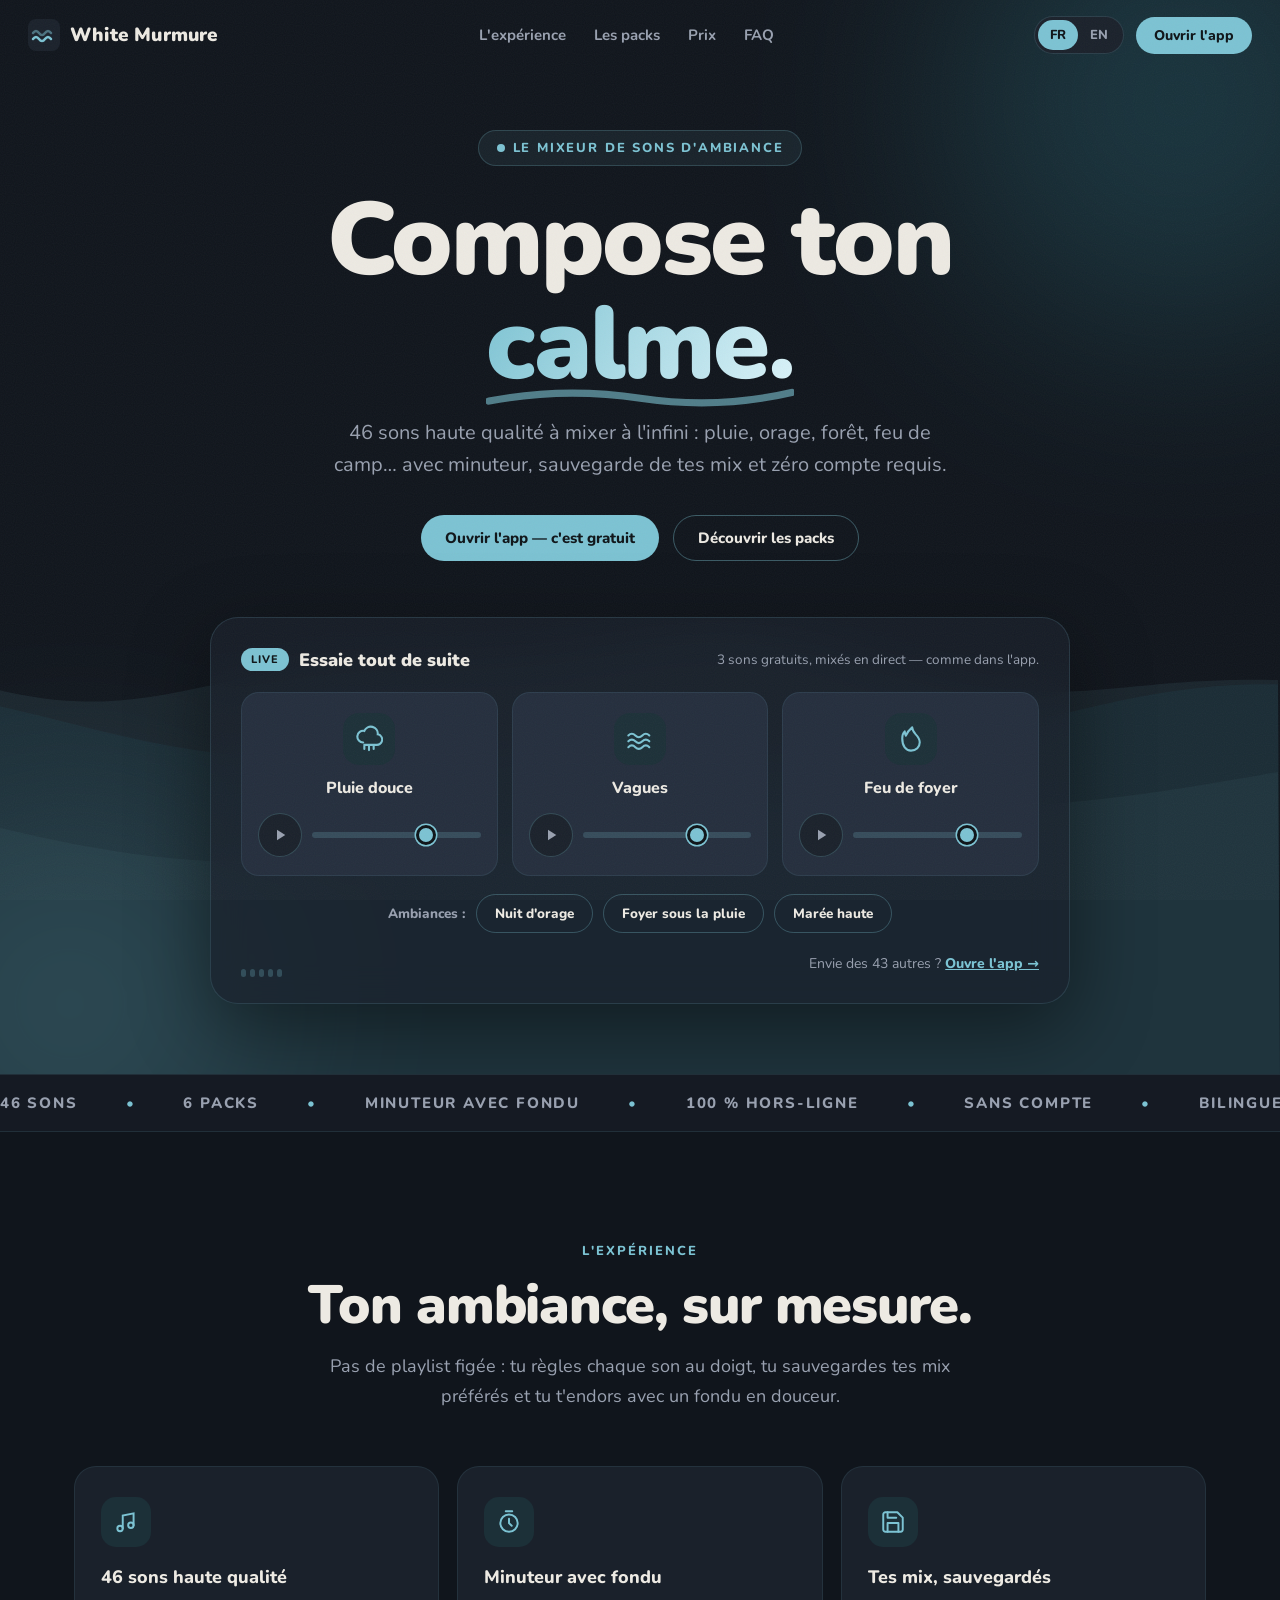
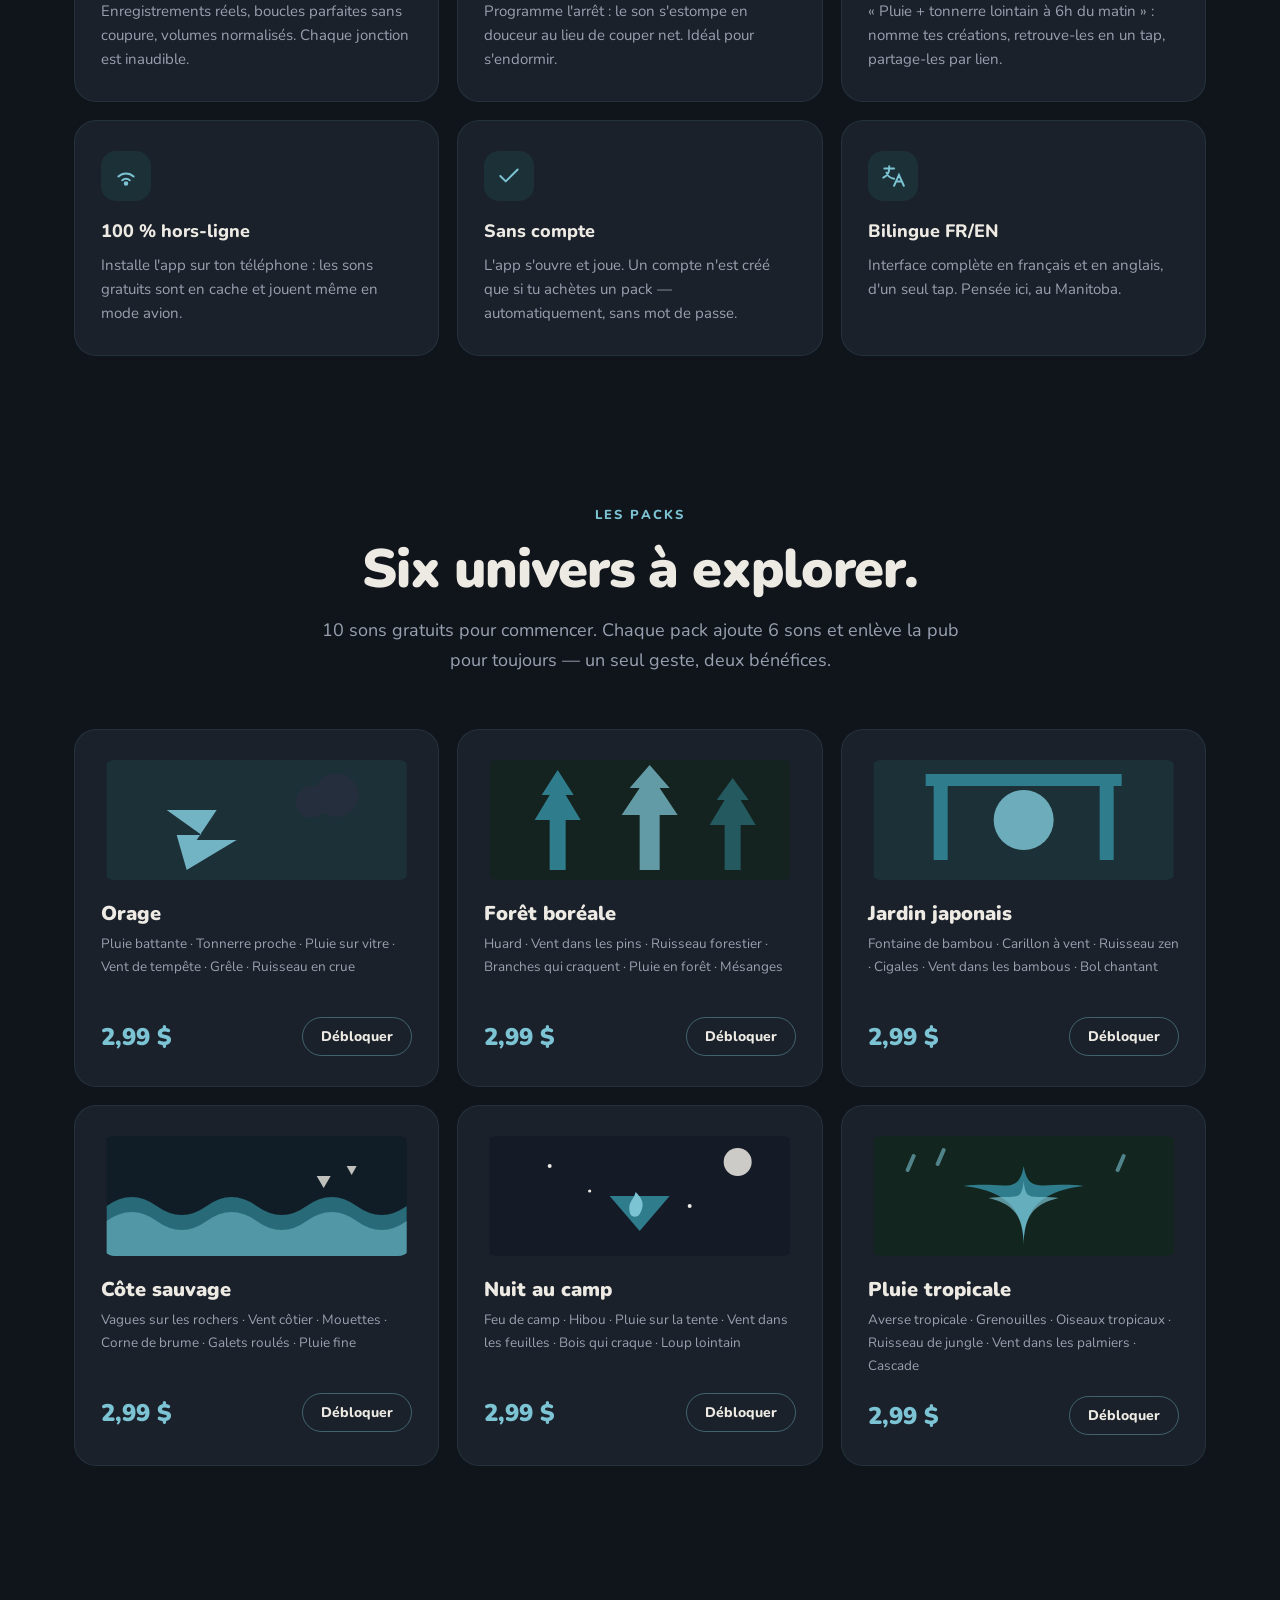
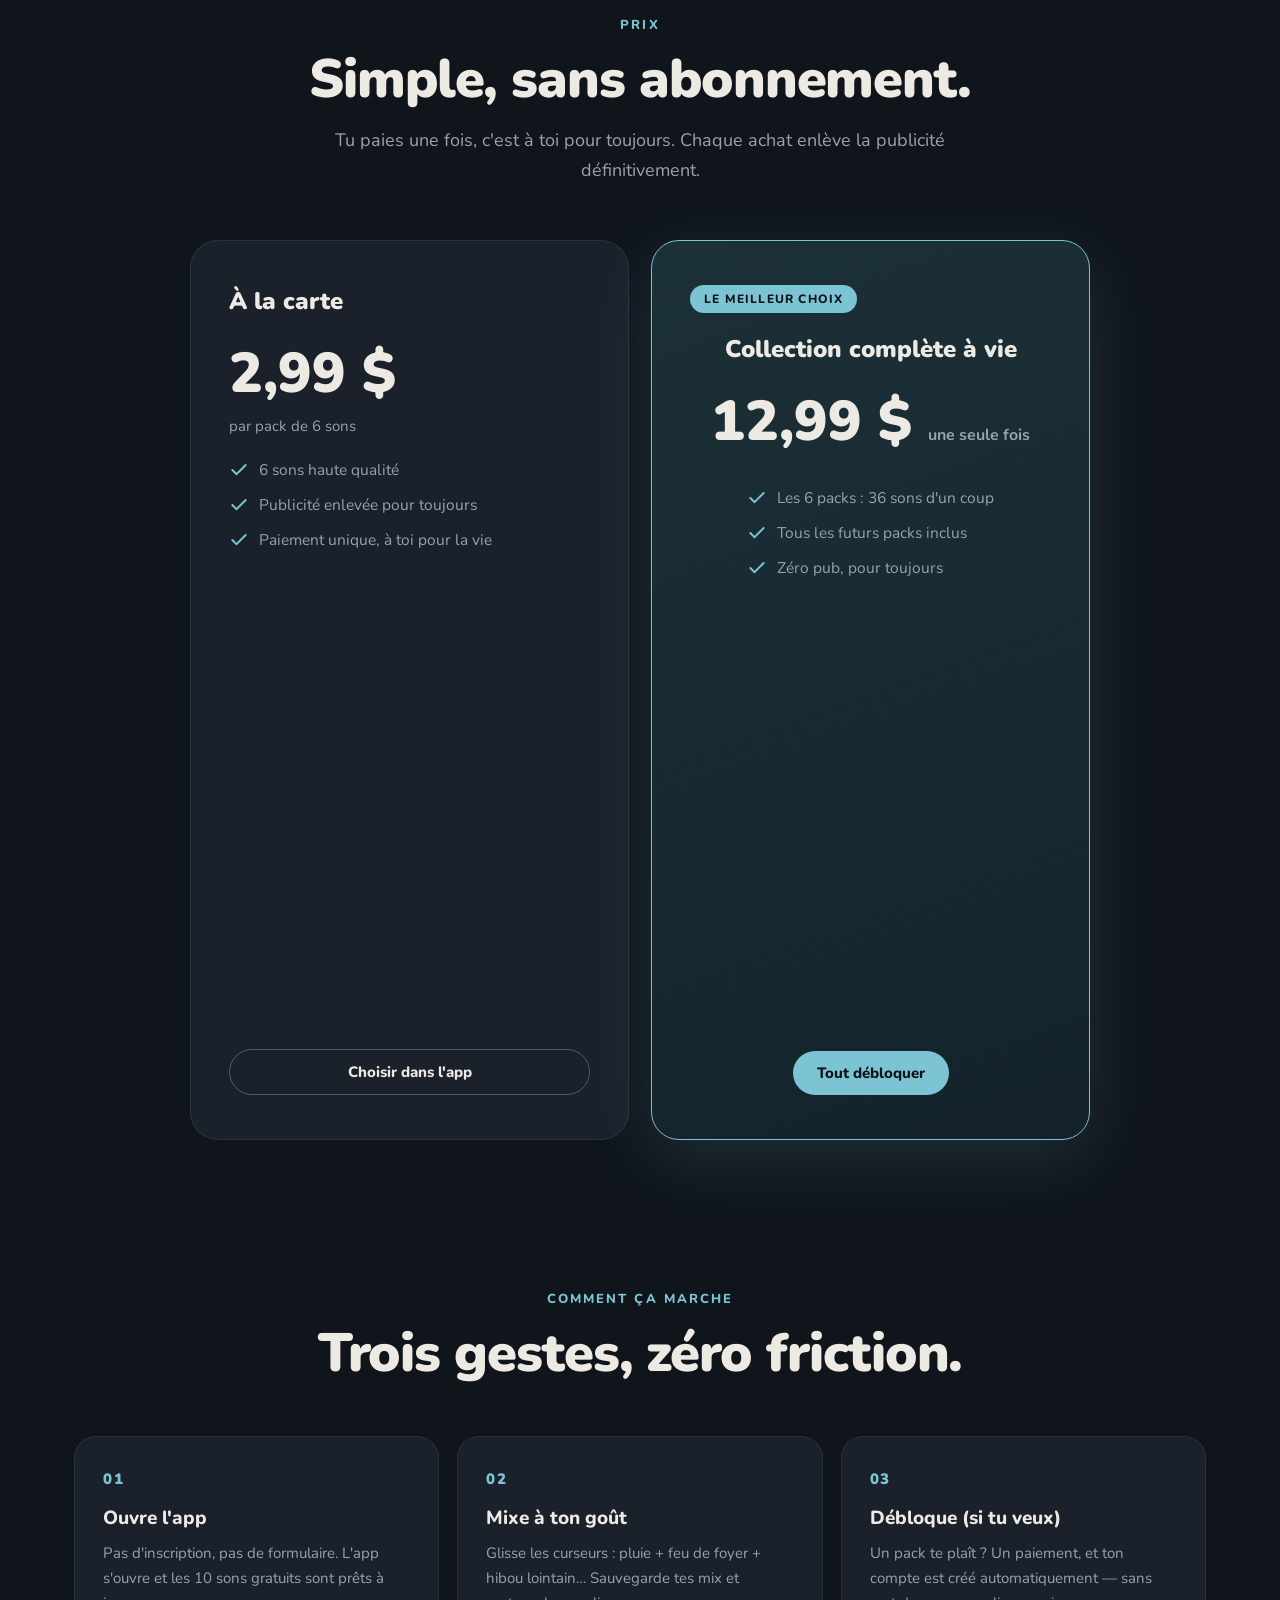
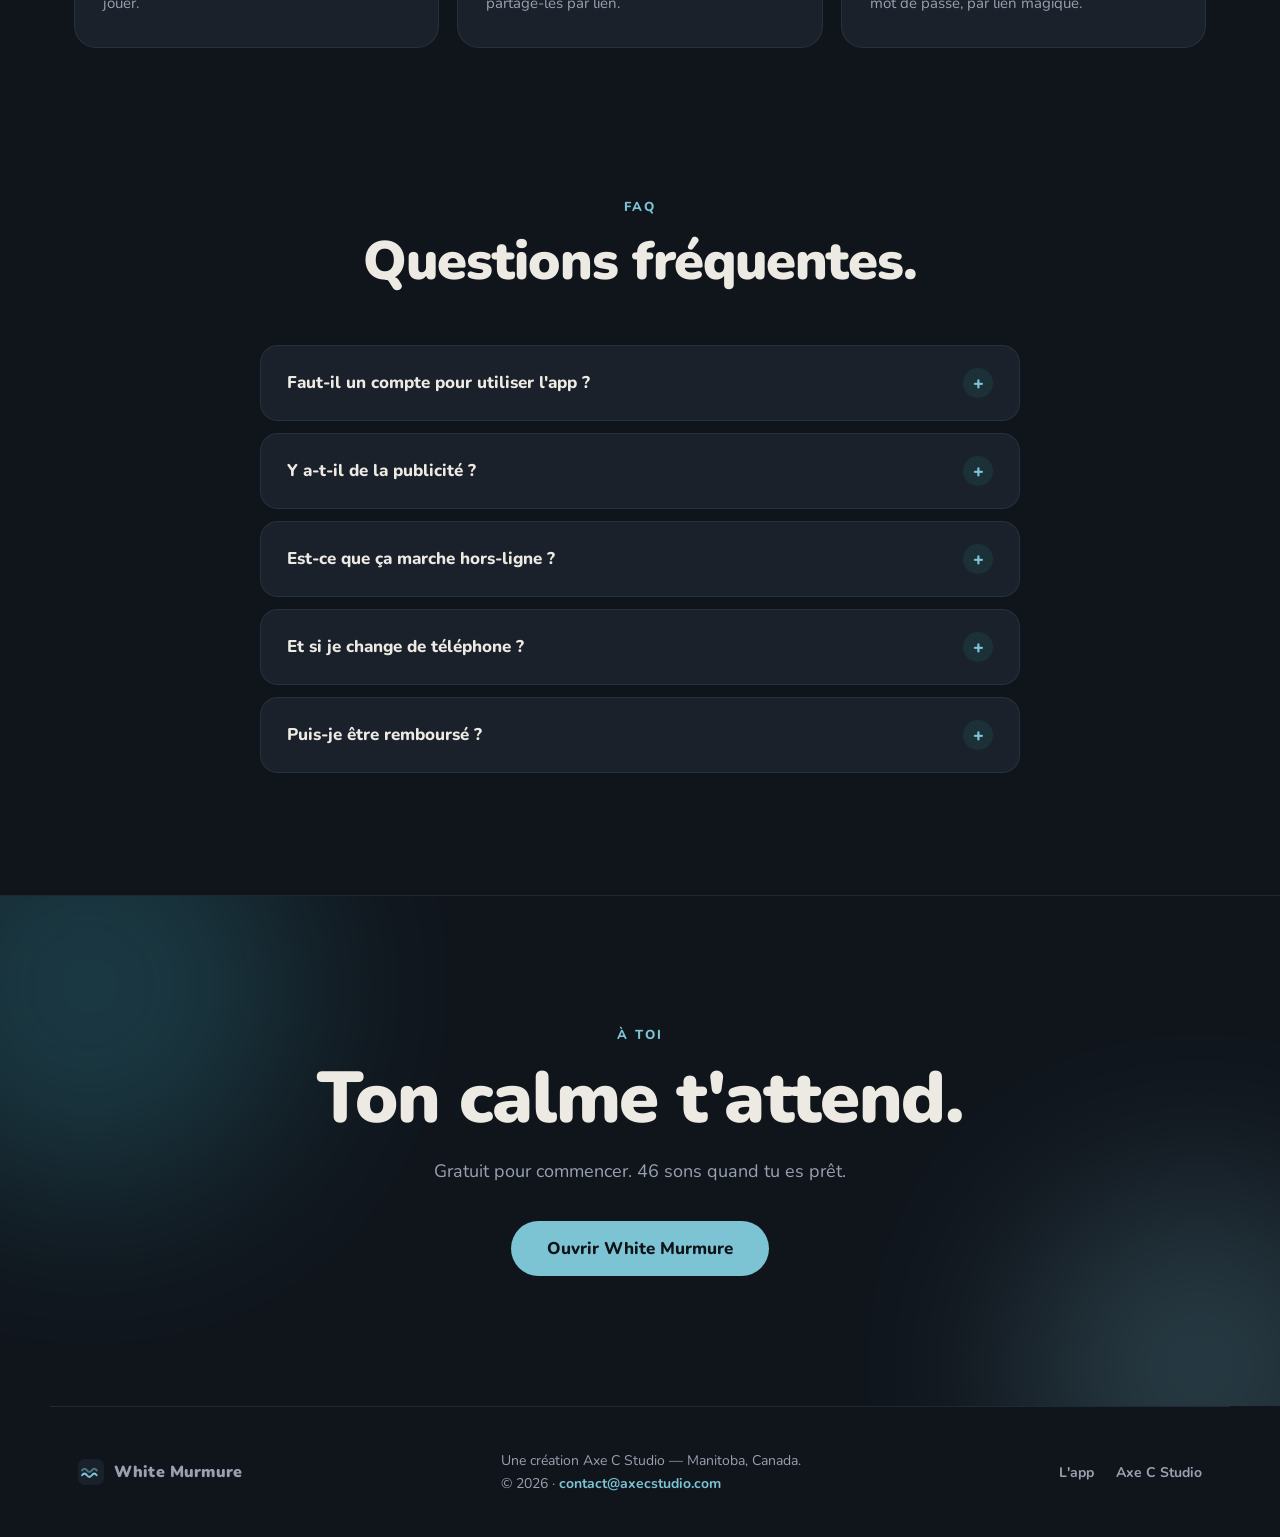
<file: whitemurmure/index.html>
<!DOCTYPE html>
<html lang="fr">
<head>
<meta charset="UTF-8">
<meta name="viewport" content="width=device-width, initial-scale=1.0">
<title>White Murmure — Compose ton calme</title>
<meta name="description" content="White Murmure : le mixeur de sons d'ambiance. 46 sons haute qualité, minuteur avec fondu, 100 % hors-ligne. Essaie la démo, compose ton calme.">
<link rel="icon" href="data:image/svg+xml,%3Csvg xmlns='http://www.w3.org/2000/svg' viewBox='0 0 64 64'%3E%3Crect width='64' height='64' rx='16' fill='%2310151c'/%3E%3Cpath d='M10 40q6-8 12 0t12 0 12 0' stroke='%237cc3d3' stroke-width='5' fill='none' stroke-linecap='round'/%3E%3Cpath d='M10 28q6-8 12 0t12 0 12 0' stroke='%237cc3d3' stroke-width='5' fill='none' stroke-linecap='round' opacity='.5'/%3E%3C/svg%3E">
<link rel="preconnect" href="https://fonts.googleapis.com">
<link rel="preconnect" href="https://fonts.gstatic.com" crossorigin>
<link href="https://fonts.googleapis.com/css2?family=Nunito:ital,wght@0,400;0,600;0,700;0,800;0,900;1,400&display=swap" rel="stylesheet">
<style>
:root{
  --bg:#10151c; --surface:#1a212b; --surface2:#242e3d;
  --text:#edeae3; --muted:#99a1b0;
  --accent:#7cc3d3; --accent-deep:#2f7d8c; --accent-soft:#1c3038;
  --radius:22px;
}
*{box-sizing:border-box;margin:0;padding:0}
html{scroll-behavior:smooth}
body{
  background:var(--bg); color:var(--text);
  font-family:"Nunito",system-ui,-apple-system,"Segoe UI",Roboto,sans-serif;
  -webkit-font-smoothing:antialiased; overflow-x:hidden;
  -webkit-tap-highlight-color:transparent;
}
::selection{background:var(--accent);color:#0e1418}
a{color:inherit}
/* grain */
body::after{
  content:""; position:fixed; inset:0; pointer-events:none; z-index:60; opacity:.05;
  background-image:url("data:image/svg+xml,%3Csvg xmlns='http://www.w3.org/2000/svg' width='140' height='140'%3E%3Cfilter id='n'%3E%3CfeTurbulence type='fractalNoise' baseFrequency='0.9'/%3E%3C/filter%3E%3Crect width='140' height='140' filter='url(%23n)' opacity='1'/%3E%3C/svg%3E");
}
/* ---------- nav ---------- */
nav{
  position:fixed; top:0; left:0; right:0; z-index:50;
  display:flex; align-items:center; justify-content:space-between;
  padding:16px 28px; transition:background .3s,border-color .3s;
  border-bottom:1px solid transparent;
}
nav.scrolled{background:rgba(16,21,28,.82); backdrop-filter:blur(14px); border-color:rgba(124,195,211,.12)}
.brand{display:flex;align-items:center;gap:10px;text-decoration:none;font-weight:900;font-size:19px;letter-spacing:.01em}
.brand svg{width:32px;height:32px}
.nav-links{display:flex;gap:28px;align-items:center}
.nav-links a{text-decoration:none;color:var(--muted);font-weight:700;font-size:15px;transition:color .2s}
.nav-links a:hover{color:var(--text)}
.nav-right{display:flex;gap:12px;align-items:center}
.lang-toggle{
  display:flex;background:var(--surface);border:1px solid rgba(124,195,211,.18);
  border-radius:999px;padding:3px;cursor:pointer;
}
.lang-toggle button{
  border:0;background:transparent;color:var(--muted);font:inherit;font-weight:800;font-size:13px;
  padding:6px 12px;border-radius:999px;cursor:pointer;transition:all .2s;
}
.lang-toggle button.on{background:var(--accent);color:#0e1418}
.btn{
  display:inline-flex;align-items:center;gap:8px;text-decoration:none;font-weight:800;
  background:var(--accent);color:#0e1418;border:0;border-radius:999px;
  padding:12px 24px;font-size:15px;cursor:pointer;transition:transform .15s,box-shadow .2s;font-family:inherit;
}
.btn:hover{transform:translateY(-2px);box-shadow:0 8px 28px rgba(124,195,211,.35)}
.btn.ghost{background:transparent;color:var(--text);border:1.5px solid rgba(124,195,211,.4)}
.btn.ghost:hover{box-shadow:none;border-color:var(--accent)}
.btn.small{padding:9px 18px;font-size:14px}
/* ---------- hero ---------- */
.hero{
  position:relative;min-height:100svh;display:flex;flex-direction:column;
  justify-content:center;align-items:center;text-align:center;
  padding:130px 24px 70px;overflow:hidden;
}
#waves{position:absolute;inset:0;width:100%;height:100%;opacity:.55;pointer-events:none}
.hero-inner{position:relative;z-index:2;max-width:900px}
.eyebrow{
  display:inline-flex;align-items:center;gap:8px;font-weight:800;font-size:13px;letter-spacing:.14em;
  text-transform:uppercase;color:var(--accent);margin-bottom:22px;
  background:rgba(124,195,211,.08);border:1px solid rgba(124,195,211,.22);
  padding:8px 18px;border-radius:999px;
}
.eyebrow .dot{width:8px;height:8px;border-radius:50%;background:var(--accent);animation:pulse 2.2s infinite}
@keyframes pulse{0%,100%{opacity:1;transform:scale(1)}50%{opacity:.4;transform:scale(.8)}}
h1{
  font-size:clamp(46px,8vw,104px);font-weight:900;line-height:1.02;letter-spacing:-.02em;margin-bottom:20px;
}
h1 .hl{color:var(--accent);position:relative;display:inline-block}
h1 .hl svg{position:absolute;left:0;right:0;bottom:-.12em;width:100%;height:.28em}
.hero-sub{color:var(--muted);font-size:clamp(16px,2.4vw,20px);max-width:620px;margin:0 auto 34px;line-height:1.6}
.hero-ctas{display:flex;gap:14px;justify-content:center;flex-wrap:wrap;margin-bottom:56px}
/* ---------- démo mixeur ---------- */
.demo{
  position:relative;z-index:2;width:100%;max-width:860px;
  background:rgba(26,33,43,.72);backdrop-filter:blur(18px);
  border:1px solid rgba(124,195,211,.16);border-radius:28px;
  padding:30px 30px 26px;box-shadow:0 24px 80px rgba(0,0,0,.45);
}
.demo-head{display:flex;align-items:center;justify-content:space-between;margin-bottom:20px;flex-wrap:wrap;gap:12px}
.demo-title{font-weight:900;font-size:18px;display:flex;align-items:center;gap:10px}
.demo-title .live{font-size:11px;font-weight:800;letter-spacing:.1em;color:#0e1418;background:var(--accent);padding:4px 10px;border-radius:999px}
.demo-hint{color:var(--muted);font-size:13.5px}
.demo-grid{display:grid;grid-template-columns:repeat(3,1fr);gap:14px}
.scard{
  background:var(--surface2);border:1px solid rgba(124,195,211,.1);border-radius:18px;
  padding:20px 16px 18px;text-align:center;transition:transform .2s,border-color .2s,box-shadow .2s;
}
.scard:hover{transform:translateY(-3px)}
.scard.playing{border-color:var(--accent);box-shadow:0 0 0 1px var(--accent),0 10px 30px rgba(124,195,211,.15)}
.scard .icon{
  width:52px;height:52px;margin:0 auto 12px;border-radius:16px;display:flex;align-items:center;justify-content:center;
  background:var(--accent-soft);color:var(--accent);transition:all .25s;
}
.scard.playing .icon{background:var(--accent);color:#0e1418}
.scard .icon svg{width:28px;height:28px}
.scard h3{font-size:16px;font-weight:800;margin-bottom:14px}
.scard .row{display:flex;align-items:center;gap:10px}
.playbtn{
  flex:0 0 auto;width:44px;height:44px;border-radius:50%;border:0;cursor:pointer;
  background:var(--accent);color:#0e1418;display:flex;align-items:center;justify-content:center;
  transition:transform .15s;font-family:inherit;
}
.playbtn:hover{transform:scale(1.08)}
.playbtn svg{width:18px;height:18px}
.playbtn.off{background:var(--surface);color:var(--muted);border:1px solid rgba(124,195,211,.25)}
input[type=range]{flex:1;appearance:none;-webkit-appearance:none;height:6px;border-radius:99px;background:rgba(124,195,211,.2);outline:none;cursor:pointer}
input[type=range]::-webkit-slider-thumb{
  -webkit-appearance:none;width:20px;height:20px;border-radius:50%;background:var(--accent);
  border:3px solid #0e1418;box-shadow:0 0 0 1.5px var(--accent);cursor:grab;
}
input[type=range]::-moz-range-thumb{width:16px;height:16px;border-radius:50%;background:var(--accent);border:3px solid #0e1418;cursor:grab}
.demo-foot{margin-top:18px;display:flex;align-items:center;justify-content:space-between;flex-wrap:wrap;gap:10px}
.eq{display:flex;align-items:flex-end;gap:4px;height:26px}
.eq span{width:5px;border-radius:3px;background:var(--accent);opacity:.25;height:30%;transition:height .3s}
.demo.playing .eq span{opacity:1;animation:eq 1.1s ease-in-out infinite}
.demo.playing .eq span:nth-child(2){animation-delay:.15s}.demo.playing .eq span:nth-child(3){animation-delay:.3s}
.demo.playing .eq span:nth-child(4){animation-delay:.45s}.demo.playing .eq span:nth-child(5){animation-delay:.6s}
@keyframes eq{0%,100%{height:25%}50%{height:100%}}
.demo-cta{color:var(--muted);font-size:14px}
.demo-cta a{color:var(--accent);font-weight:800}
/* ---------- marquee ---------- */
.marquee{overflow:hidden;border-top:1px solid rgba(124,195,211,.12);border-bottom:1px solid rgba(124,195,211,.12);padding:18px 0;background:rgba(26,33,43,.5)}
.marquee-track{display:flex;gap:48px;width:max-content;animation:scroll 26s linear infinite;font-weight:800;font-size:15px;letter-spacing:.12em;text-transform:uppercase;color:var(--muted);white-space:nowrap}
.marquee-track b{color:var(--accent);font-weight:800}
@keyframes scroll{to{transform:translateX(-50%)}}
/* ---------- sections ---------- */
section{padding:110px 24px;max-width:1180px;margin:0 auto}
.kicker{color:var(--accent);font-weight:800;font-size:13px;letter-spacing:.16em;text-transform:uppercase;margin-bottom:16px}
h2{font-size:clamp(32px,5vw,54px);font-weight:900;letter-spacing:-.02em;line-height:1.08;margin-bottom:18px}
.lead{color:var(--muted);font-size:18px;line-height:1.65;max-width:640px}
.center{text-align:center}.center .lead{margin:0 auto}
/* features */
.feat-grid{display:grid;grid-template-columns:repeat(3,1fr);gap:18px;margin-top:54px}
.feat{
  background:var(--surface);border:1px solid rgba(124,195,211,.1);border-radius:var(--radius);
  padding:30px 26px;transition:transform .2s,border-color .2s;
}
.feat:hover{transform:translateY(-4px);border-color:rgba(124,195,211,.35)}
.feat .icon{width:50px;height:50px;border-radius:15px;background:var(--accent-soft);color:var(--accent);display:flex;align-items:center;justify-content:center;margin-bottom:18px}
.feat .icon svg{width:26px;height:26px}
.feat h3{font-size:18px;font-weight:800;margin-bottom:10px}
.feat p{color:var(--muted);font-size:15px;line-height:1.6}
/* packs */
.pack-grid{display:grid;grid-template-columns:repeat(3,1fr);gap:18px;margin-top:54px}
.pack{
  position:relative;background:var(--surface);border:1px solid rgba(124,195,211,.1);border-radius:var(--radius);
  padding:30px 26px;transition:transform .2s,border-color .2s;overflow:hidden;
}
.pack:hover{transform:translateY(-4px);border-color:rgba(124,195,211,.4)}
.pack .art{height:120px;border-radius:14px;margin-bottom:20px;position:relative;overflow:hidden}
.pack .art svg{position:absolute;inset:0;width:100%;height:100%}
.pack h3{font-size:20px;font-weight:900;margin-bottom:6px}
.pack .sounds{color:var(--muted);font-size:13.5px;line-height:1.7;margin-bottom:18px;min-height:66px}
.pack .buy{display:flex;align-items:center;justify-content:space-between}
.pack .price{font-size:24px;font-weight:900;color:var(--accent)}
.pack .tag{position:absolute;top:16px;right:16px;font-size:11px;font-weight:800;letter-spacing:.08em;background:var(--accent-soft);color:var(--accent);padding:5px 12px;border-radius:999px;border:1px solid rgba(124,195,211,.3)}
/* prix */
.pricing{display:grid;grid-template-columns:1fr 1fr;gap:22px;margin-top:54px;align-items:stretch;max-width:900px;margin-left:auto;margin-right:auto}
.price-card{
  background:var(--surface);border:1px solid rgba(124,195,211,.12);border-radius:28px;padding:44px 38px;
  display:flex;flex-direction:column;position:relative;
}
.price-card.hero{background:linear-gradient(160deg,#1c3038,#14232b);border:1.5px solid var(--accent);box-shadow:0 20px 70px rgba(124,195,211,.14)}
.price-card .badge{align-self:flex-start;font-size:12px;font-weight:800;letter-spacing:.1em;text-transform:uppercase;background:var(--accent);color:#0e1418;padding:6px 14px;border-radius:999px;margin-bottom:20px}
.price-card h3{font-size:24px;font-weight:900;margin-bottom:8px}
.price-card .amount{font-size:56px;font-weight:900;margin:10px 0 4px}
.price-card .amount small{font-size:16px;color:var(--muted);font-weight:700}
.price-card ul{list-style:none;margin:22px 0 30px;display:flex;flex-direction:column;gap:12px}
.price-card li{display:flex;gap:10px;align-items:flex-start;color:var(--muted);font-size:15.5px;line-height:1.5}
.price-card li svg{flex:0 0 auto;width:20px;height:20px;color:var(--accent);margin-top:2px}
.price-card .btn{margin-top:auto;justify-content:center}
/* steps */
.steps{display:grid;grid-template-columns:repeat(3,1fr);gap:18px;margin-top:54px;counter-reset:step}
.step{background:var(--surface);border:1px solid rgba(124,195,211,.1);border-radius:var(--radius);padding:32px 28px;position:relative}
.step::before{
  counter-increment:step;content:counter(step,decimal-leading-zero);
  font-size:15px;font-weight:900;color:var(--accent);letter-spacing:.1em;
  display:block;margin-bottom:16px;
}
.step h3{font-size:19px;font-weight:800;margin-bottom:10px}
.step p{color:var(--muted);font-size:15px;line-height:1.65}
/* faq */
.faq{max-width:760px;margin:54px auto 0}
.faq-item{background:var(--surface);border:1px solid rgba(124,195,211,.1);border-radius:18px;margin-bottom:12px;overflow:hidden}
.faq-q{
  width:100%;background:none;border:0;color:var(--text);font:inherit;font-weight:800;font-size:17px;
  padding:22px 26px;display:flex;justify-content:space-between;align-items:center;gap:16px;
  cursor:pointer;text-align:left;
}
.faq-q .plus{flex:0 0 auto;width:30px;height:30px;border-radius:50%;background:var(--accent-soft);color:var(--accent);display:flex;align-items:center;justify-content:center;transition:transform .25s;font-size:18px;font-weight:900}
.faq-item.open .faq-q .plus{transform:rotate(45deg);background:var(--accent);color:#0e1418}
.faq-a{max-height:0;overflow:hidden;transition:max-height .35s ease}
.faq-a p{padding:0 26px 24px;color:var(--muted);font-size:15.5px;line-height:1.7}
/* final cta */
.final{
  text-align:center;padding:130px 24px;position:relative;overflow:hidden;
  border-top:1px solid rgba(124,195,211,.12);
}
.final h2{font-size:clamp(38px,6vw,72px);margin-bottom:20px}
.final .orb{position:absolute;border-radius:50%;filter:blur(90px);opacity:.35;pointer-events:none}
footer{border-top:1px solid rgba(124,195,211,.12);padding:44px 28px;display:flex;justify-content:space-between;align-items:center;flex-wrap:wrap;gap:18px;max-width:1180px;margin:0 auto;color:var(--muted);font-size:14px}
footer .flinks{display:flex;gap:22px}
footer a{text-decoration:none;font-weight:700}
footer a:hover{color:var(--text)}
/* reveal */
.rv{opacity:0;transform:translateY(28px);transition:opacity .7s ease,transform .7s ease}
.rv.in{opacity:1;transform:none}
/* presets d'ambiances */
.presets{display:flex;align-items:center;gap:10px;flex-wrap:wrap;margin-top:18px;justify-content:center}
.presets .lbl{color:var(--muted);font-size:13.5px;font-weight:800}
.preset{
  border:1.5px solid rgba(124,195,211,.3);background:transparent;color:var(--text);
  font:inherit;font-weight:800;font-size:13.5px;padding:9px 18px;border-radius:999px;cursor:pointer;
  transition:all .2s;
}
.preset:hover{border-color:var(--accent);background:rgba(124,195,211,.1);transform:translateY(-1px)}
.preset.on{background:var(--accent);color:#0e1418;border-color:var(--accent)}
/* orbes du hero */
.hero .orb{position:absolute;border-radius:50%;filter:blur(110px);opacity:.3;pointer-events:none;z-index:1}
/* titre avec dégradé animé */
h1 .hl{background:linear-gradient(120deg,#7cc3d3,#dcf4fa,#7cc3d3);background-size:220% auto;-webkit-background-clip:text;background-clip:text;color:transparent;animation:sheen 7s linear infinite}
@keyframes sheen{to{background-position:220% center}}
/* zoom doux sur les visuels des packs */
.pack .art svg{transition:transform .45s ease}
.pack:hover .art svg{transform:scale(1.07)}
.btn:active{transform:scale(.97)}

/* responsive */
@media(max-width:900px){
  .feat-grid,.pack-grid,.steps{grid-template-columns:1fr 1fr}
  .pricing{grid-template-columns:1fr}
  .nav-links{display:none}
}
@media(max-width:600px){
  .feat-grid,.pack-grid,.steps,.demo-grid{grid-template-columns:1fr}
  nav{padding:14px 18px}
  section{padding:80px 20px}
  .demo{padding:22px 18px}
}
@media(prefers-reduced-motion:reduce){
  *,*::before,*::after{animation-duration:.001s!important;transition-duration:.001s!important}
  .rv{opacity:1;transform:none}
}
</style>
</head>
<body>
<nav id="nav">
  <a class="brand" href="#top" aria-label="White Murmure">
    <svg viewBox="0 0 64 64" aria-hidden="true"><rect width="64" height="64" rx="16" fill="#1a212b"/><path d="M10 40q6-8 12 0t12 0 12 0" stroke="#7cc3d3" stroke-width="5" fill="none" stroke-linecap="round"/><path d="M10 28q6-8 12 0t12 0 12 0" stroke="#7cc3d3" stroke-width="5" fill="none" stroke-linecap="round" opacity=".5"/></svg>
    <span>White&nbsp;Murmure</span>
  </a>
  <div class="nav-links">
    <a href="#experience" data-fr="L'expérience" data-en="The experience">L'expérience</a>
    <a href="#packs" data-fr="Les packs" data-en="Sound packs">Les packs</a>
    <a href="#prix" data-fr="Prix" data-en="Pricing">Prix</a>
    <a href="#faq" data-fr="FAQ" data-en="FAQ">FAQ</a>
  </div>
  <div class="nav-right">
    <div class="lang-toggle" role="group" aria-label="Langue / Language">
      <button id="btnFR" class="on" type="button">FR</button>
      <button id="btnEN" type="button">EN</button>
    </div>
    <a class="btn small" href="/whitemurmure/app/" data-fr="Ouvrir l'app" data-en="Open the app">Ouvrir l'app</a>
  </div>
</nav>

<header class="hero" id="top">
  <canvas id="waves" aria-hidden="true"></canvas>
  <div class="orb" style="width:480px;height:480px;background:#2f7d8c;top:-140px;right:-140px"></div>
  <div class="orb" style="width:380px;height:380px;background:#7cc3d3;bottom:-120px;left:-120px;opacity:.16"></div>
  <div class="hero-inner">
    <span class="eyebrow"><span class="dot"></span><span data-fr="Le mixeur de sons d'ambiance" data-en="The ambient sound mixer">Le mixeur de sons d'ambiance</span></span>
    <h1><span data-fr="Compose ton" data-en="Compose your">Compose ton</span> <span class="hl"><span data-fr="calme." data-en="calm.">calme.</span><svg viewBox="0 0 200 20" preserveAspectRatio="none" aria-hidden="true"><path d="M2 14 Q 50 4 100 12 T 198 8" stroke="#7cc3d3" stroke-width="5" fill="none" stroke-linecap="round" opacity=".6"/></svg></span></h1>
    <p class="hero-sub" data-fr="46 sons haute qualité à mixer à l'infini : pluie, orage, forêt, feu de camp… avec minuteur, sauvegarde de tes mix et zéro compte requis." data-en="46 high-quality sounds to mix endlessly: rain, thunder, forest, campfire… with a sleep timer, saved mixes, and no account required.">46 sons haute qualité à mixer à l'infini : pluie, orage, forêt, feu de camp… avec minuteur, sauvegarde de tes mix et zéro compte requis.</p>
    <div class="hero-ctas">
      <a class="btn" href="/whitemurmure/app/" data-fr="Ouvrir l'app — c'est gratuit" data-en="Open the app — it's free">Ouvrir l'app — c'est gratuit</a>
      <a class="btn ghost" href="#packs" data-fr="Découvrir les packs" data-en="Explore the packs">Découvrir les packs</a>
    </div>
  </div>

  <div class="demo" id="demo">
    <div class="demo-head">
      <div class="demo-title"><span class="live">LIVE</span><span data-fr="Essaie tout de suite" data-en="Try it right now">Essaie tout de suite</span></div>
      <div class="demo-hint" data-fr="3 sons gratuits, mixés en direct — comme dans l'app." data-en="3 free sounds, mixed live — just like in the app.">3 sons gratuits, mixés en direct — comme dans l'app.</div>
    </div>
    <div class="demo-grid">
      <div class="scard" data-sound="pluie-douce" data-file="sounds/pluie-douce.mp3">
        <div class="icon"><svg viewBox="0 0 24 24" fill="none" stroke="currentColor" stroke-width="1.8" stroke-linecap="round"><path d="M7 15a5 5 0 1 1 1-9.9A6 6 0 0 1 19.5 8 4.5 4.5 0 0 1 18 17H8"/><path d="M8 18v2.5M12 18v3.5M16 18v2.5"/></svg></div>
        <h3 data-fr="Pluie douce" data-en="Gentle rain">Pluie douce</h3>
        <div class="row">
          <button class="playbtn off" type="button" aria-label="Lecture / Pause"><svg viewBox="0 0 24 24" fill="currentColor"><path d="M8 5v14l11-7z"/></svg></button>
          <input type="range" min="0" max="100" value="70" aria-label="Volume">
        </div>
      </div>
      <div class="scard" data-sound="vagues" data-file="sounds/vagues.mp3">
        <div class="icon"><svg viewBox="0 0 24 24" fill="none" stroke="currentColor" stroke-width="1.8" stroke-linecap="round"><path d="M2 9q3-3 6 0t6 0 6 0"/><path d="M2 14q3-3 6 0t6 0 6 0"/><path d="M2 19q3-3 6 0t6 0 6 0"/></svg></div>
        <h3 data-fr="Vagues" data-en="Ocean waves">Vagues</h3>
        <div class="row">
          <button class="playbtn off" type="button" aria-label="Lecture / Pause"><svg viewBox="0 0 24 24" fill="currentColor"><path d="M8 5v14l11-7z"/></svg></button>
          <input type="range" min="0" max="100" value="70" aria-label="Volume">
        </div>
      </div>
      <div class="scard" data-sound="feu-foyer" data-file="sounds/feu-foyer.mp3">
        <div class="icon"><svg viewBox="0 0 24 24" fill="none" stroke="currentColor" stroke-width="1.8" stroke-linecap="round" stroke-linejoin="round"><path d="M12 22c4.4 0 7.5-3 7.5-7.2 0-3.1-2-5.3-3.6-7C14.3 6 13 4.5 13 2c-3 2.5-4.5 4.8-5.4 7.2-.6-1-.9-2.2-1-3.7C4.9 7 4.5 9.4 4.5 11.5 4.5 18 7.6 22 12 22z"/></svg></div>
        <h3 data-fr="Feu de foyer" data-en="Fireplace">Feu de foyer</h3>
        <div class="row">
          <button class="playbtn off" type="button" aria-label="Lecture / Pause"><svg viewBox="0 0 24 24" fill="currentColor"><path d="M8 5v14l11-7z"/></svg></button>
          <input type="range" min="0" max="100" value="70" aria-label="Volume">
        </div>
      </div>
    </div>
    <div class="presets">
      <span class="lbl" data-fr="Ambiances :" data-en="Moods:">Ambiances :</span>
      <button class="preset" type="button" data-preset="0" data-fr="Nuit d'orage" data-en="Stormy night">Nuit d'orage</button>
      <button class="preset" type="button" data-preset="1" data-fr="Foyer sous la pluie" data-en="Fireside rain">Foyer sous la pluie</button>
      <button class="preset" type="button" data-preset="2" data-fr="Marée haute" data-en="High tide">Marée haute</button>
    </div>
    <div class="demo-foot">
      <div class="eq" aria-hidden="true"><span></span><span></span><span></span><span></span><span></span></div>
      <div class="demo-cta"><span data-fr="Envie des 43 autres ?" data-en="Want the other 43?">Envie des 43 autres ?</span> <a href="/whitemurmure/app/" data-fr="Ouvre l'app →" data-en="Open the app →">Ouvre l'app →</a></div>
    </div>
  </div>
</header>

<div class="marquee" aria-hidden="true">
  <div class="marquee-track" id="marqueeTrack"></div>
</div>
<section id="experience">
  <div class="center rv">
    <div class="kicker" data-fr="L'expérience" data-en="The experience">L'expérience</div>
    <h2 data-fr="Ton ambiance, sur mesure." data-en="Your ambience, tailor-made.">Ton ambiance, sur mesure.</h2>
    <p class="lead" data-fr="Pas de playlist figée : tu règles chaque son au doigt, tu sauvegardes tes mix préférés et tu t'endors avec un fondu en douceur." data-en="No fixed playlists: fine-tune every sound, save your favorite mixes, and drift off with a gentle fade-out.">Pas de playlist figée : tu règles chaque son au doigt, tu sauvegardes tes mix préférés et tu t'endors avec un fondu en douceur.</p>
  </div>
  <div class="feat-grid">
    <div class="feat rv">
      <div class="icon"><svg viewBox="0 0 24 24" fill="none" stroke="currentColor" stroke-width="1.8" stroke-linecap="round"><path d="M9 18V6l10-2v11"/><circle cx="6.5" cy="18" r="2.5"/><circle cx="16.5" cy="15" r="2.5"/></svg></div>
      <h3 data-fr="46 sons haute qualité" data-en="46 high-quality sounds">46 sons haute qualité</h3>
      <p data-fr="Enregistrements réels, boucles parfaites sans coupure, volumes normalisés. Chaque jonction est inaudible." data-en="Real recordings, seamless loops, normalized volumes. Every loop point is inaudible.">Enregistrements réels, boucles parfaites sans coupure, volumes normalisés. Chaque jonction est inaudible.</p>
    </div>
    <div class="feat rv">
      <div class="icon"><svg viewBox="0 0 24 24" fill="none" stroke="currentColor" stroke-width="1.8" stroke-linecap="round"><circle cx="12" cy="13" r="8"/><path d="M12 9v4l2.5 2.5M9 2h6"/></svg></div>
      <h3 data-fr="Minuteur avec fondu" data-en="Sleep timer with fade">Minuteur avec fondu</h3>
      <p data-fr="Programme l'arrêt : le son s'estompe en douceur au lieu de couper net. Idéal pour s'endormir." data-en="Schedule the stop: sound fades out gently instead of cutting off. Perfect for falling asleep.">Programme l'arrêt : le son s'estompe en douceur au lieu de couper net. Idéal pour s'endormir.</p>
    </div>
    <div class="feat rv">
      <div class="icon"><svg viewBox="0 0 24 24" fill="none" stroke="currentColor" stroke-width="1.8" stroke-linecap="round" stroke-linejoin="round"><path d="M19 21H5a2 2 0 0 1-2-2V5a2 2 0 0 1 2-2h11l5 5v11a2 2 0 0 1-2 2z"/><path d="M17 21v-8H7v8M7 3v5h8"/></svg></div>
      <h3 data-fr="Tes mix, sauvegardés" data-en="Your mixes, saved">Tes mix, sauvegardés</h3>
      <p data-fr="« Pluie + tonnerre lointain à 6h du matin » : nomme tes créations, retrouve-les en un tap, partage-les par lien." data-en="“Rain + distant thunder at 6am”: name your creations, recall them in one tap, share them with a link.">« Pluie + tonnerre lointain à 6h du matin » : nomme tes créations, retrouve-les en un tap, partage-les par lien.</p>
    </div>
    <div class="feat rv">
      <div class="icon"><svg viewBox="0 0 24 24" fill="none" stroke="currentColor" stroke-width="1.8" stroke-linecap="round"><path d="M5 12.5a10 10 0 0 1 14 0M8.5 16a5 5 0 0 1 7 0"/><circle cx="12" cy="19" r="1.2" fill="currentColor"/></svg></div>
      <h3 data-fr="100 % hors-ligne" data-en="Fully offline">100 % hors-ligne</h3>
      <p data-fr="Installe l'app sur ton téléphone : les sons gratuits sont en cache et jouent même en mode avion." data-en="Install the app on your phone: free sounds are cached and play even in airplane mode.">Installe l'app sur ton téléphone : les sons gratuits sont en cache et jouent même en mode avion.</p>
    </div>
    <div class="feat rv">
      <div class="icon"><svg viewBox="0 0 24 24" fill="none" stroke="currentColor" stroke-width="1.8" stroke-linecap="round" stroke-linejoin="round"><path d="M20 6L9 17l-5-5"/></svg></div>
      <h3 data-fr="Sans compte" data-en="No account needed">Sans compte</h3>
      <p data-fr="L'app s'ouvre et joue. Un compte n'est créé que si tu achètes un pack — automatiquement, sans mot de passe." data-en="The app just opens and plays. An account is only created if you buy a pack — automatically, no password.">L'app s'ouvre et joue. Un compte n'est créé que si tu achètes un pack — automatiquement, sans mot de passe.</p>
    </div>
    <div class="feat rv">
      <div class="icon"><svg viewBox="0 0 24 24" fill="none" stroke="currentColor" stroke-width="1.8" stroke-linecap="round"><path d="M4 5h9M8.5 3v2c0 3.5-2.5 7-5.5 8.5M6 9c1 2.5 3.5 5 7 5.5"/><path d="M13 21l4.5-10L22 21M14.8 17h5.4"/></svg></div>
      <h3 data-fr="Bilingue FR/EN" data-en="Bilingual FR/EN">Bilingue FR/EN</h3>
      <p data-fr="Interface complète en français et en anglais, d'un seul tap. Pensée ici, au Manitoba." data-en="Full interface in French and English, one tap away. Made here, in Manitoba.">Interface complète en français et en anglais, d'un seul tap. Pensée ici, au Manitoba.</p>
    </div>
  </div>
</section>

<section id="packs" style="padding-top:40px">
  <div class="center rv">
    <div class="kicker" data-fr="Les packs" data-en="Sound packs">Les packs</div>
    <h2 data-fr="Six univers à explorer." data-en="Six worlds to explore.">Six univers à explorer.</h2>
    <p class="lead" data-fr="10 sons gratuits pour commencer. Chaque pack ajoute 6 sons et enlève la pub pour toujours — un seul geste, deux bénéfices." data-en="10 free sounds to start. Each pack adds 6 sounds and removes ads forever — one gesture, two benefits.">10 sons gratuits pour commencer. Chaque pack ajoute 6 sons et enlève la pub pour toujours — un seul geste, deux bénéfices.</p>
  </div>
  <div class="pack-grid" id="packGrid"></div>
</section>

<section id="prix" style="padding-top:40px">
  <div class="center rv">
    <div class="kicker" data-fr="Prix" data-en="Pricing">Prix</div>
    <h2 data-fr="Simple, sans abonnement." data-en="Simple, no subscription.">Simple, sans abonnement.</h2>
    <p class="lead" data-fr="Tu paies une fois, c'est à toi pour toujours. Chaque achat enlève la publicité définitivement." data-en="Pay once, it's yours forever. Every purchase removes ads for good.">Tu paies une fois, c'est à toi pour toujours. Chaque achat enlève la publicité définitivement.</p>
  </div>
  <div class="pricing">
    <div class="price-card rv">
      <h3 data-fr="À la carte" data-en="À la carte">À la carte</h3>
      <div class="amount">2,99&nbsp;$</div>
      <p style="color:var(--muted);font-size:15px" data-fr="par pack de 6 sons" data-en="per 6-sound pack">par pack de 6 sons</p>
      <ul>
        <li><svg viewBox="0 0 24 24" fill="none" stroke="currentColor" stroke-width="2.4" stroke-linecap="round"><path d="M20 6L9 17l-5-5"/></svg><span data-fr="6 sons haute qualité" data-en="6 high-quality sounds">6 sons haute qualité</span></li>
        <li><svg viewBox="0 0 24 24" fill="none" stroke="currentColor" stroke-width="2.4" stroke-linecap="round"><path d="M20 6L9 17l-5-5"/></svg><span data-fr="Publicité enlevée pour toujours" data-en="Ads removed forever">Publicité enlevée pour toujours</span></li>
        <li><svg viewBox="0 0 24 24" fill="none" stroke="currentColor" stroke-width="2.4" stroke-linecap="round"><path d="M20 6L9 17l-5-5"/></svg><span data-fr="Paiement unique, à toi pour la vie" data-en="One-time payment, yours for life">Paiement unique, à toi pour la vie</span></li>
      </ul>
      <a class="btn ghost" href="/whitemurmure/app/" data-fr="Choisir dans l'app" data-en="Choose in the app">Choisir dans l'app</a>
    </div>
    <div class="price-card hero rv">
      <span class="badge" data-fr="Le meilleur choix" data-en="Best value">Le meilleur choix</span>
      <h3 data-fr="Collection complète à vie" data-en="Lifetime collection">Collection complète à vie</h3>
      <div class="amount">12,99&nbsp;$ <small data-fr="une seule fois" data-en="one time">une seule fois</small></div>
      <ul>
        <li><svg viewBox="0 0 24 24" fill="none" stroke="currentColor" stroke-width="2.4" stroke-linecap="round"><path d="M20 6L9 17l-5-5"/></svg><span data-fr="Les 6 packs : 36 sons d'un coup" data-en="All 6 packs: 36 sounds at once">Les 6 packs : 36 sons d'un coup</span></li>
        <li><svg viewBox="0 0 24 24" fill="none" stroke="currentColor" stroke-width="2.4" stroke-linecap="round"><path d="M20 6L9 17l-5-5"/></svg><span data-fr="Tous les futurs packs inclus" data-en="All future packs included">Tous les futurs packs inclus</span></li>
        <li><svg viewBox="0 0 24 24" fill="none" stroke="currentColor" stroke-width="2.4" stroke-linecap="round"><path d="M20 6L9 17l-5-5"/></svg><span data-fr="Zéro pub, pour toujours" data-en="Zero ads, forever">Zéro pub, pour toujours</span></li>
      </ul>
      <a class="btn" href="/whitemurmure/app/" data-fr="Tout débloquer" data-en="Unlock everything">Tout débloquer</a>
    </div>
  </div>
</section>

<section id="comment" style="padding-top:40px">
  <div class="center rv">
    <div class="kicker" data-fr="Comment ça marche" data-en="How it works">Comment ça marche</div>
    <h2 data-fr="Trois gestes, zéro friction." data-en="Three steps, zero friction.">Trois gestes, zéro friction.</h2>
  </div>
  <div class="steps">
    <div class="step rv">
      <h3 data-fr="Ouvre l'app" data-en="Open the app">Ouvre l'app</h3>
      <p data-fr="Pas d'inscription, pas de formulaire. L'app s'ouvre et les 10 sons gratuits sont prêts à jouer." data-en="No sign-up, no forms. The app opens and the 10 free sounds are ready to play.">Pas d'inscription, pas de formulaire. L'app s'ouvre et les 10 sons gratuits sont prêts à jouer.</p>
    </div>
    <div class="step rv">
      <h3 data-fr="Mixe à ton goût" data-en="Mix to your taste">Mixe à ton goût</h3>
      <p data-fr="Glisse les curseurs : pluie + feu de foyer + hibou lointain… Sauvegarde tes mix et partage-les par lien." data-en="Slide the faders: rain + fireplace + distant owl… Save your mixes and share them with a link.">Glisse les curseurs : pluie + feu de foyer + hibou lointain… Sauvegarde tes mix et partage-les par lien.</p>
    </div>
    <div class="step rv">
      <h3 data-fr="Débloque (si tu veux)" data-en="Unlock (if you want)">Débloque (si tu veux)</h3>
      <p data-fr="Un pack te plaît ? Un paiement, et ton compte est créé automatiquement — sans mot de passe, par lien magique." data-en="Love a pack? One payment, and your account is created automatically — no password, via magic link.">Un pack te plaît ? Un paiement, et ton compte est créé automatiquement — sans mot de passe, par lien magique.</p>
    </div>
  </div>
</section>
<section id="faq" style="padding-top:40px">
  <div class="center rv">
    <div class="kicker">FAQ</div>
    <h2 data-fr="Questions fréquentes." data-en="Frequently asked.">Questions fréquentes.</h2>
  </div>
  <div class="faq">
    <div class="faq-item rv">
      <button class="faq-q" type="button"><span data-fr="Faut-il un compte pour utiliser l'app ?" data-en="Do I need an account to use the app?">Faut-il un compte pour utiliser l'app ?</span><span class="plus">+</span></button>
      <div class="faq-a"><p data-fr="Non. Les 10 sons gratuits, le minuteur et la sauvegarde de mix fonctionnent sans aucun compte. Un compte n'est créé que si tu achètes un pack ou la collection à vie — automatiquement, avec ton courriel de paiement, et tu te connectes ensuite par lien magique (aucun mot de passe)." data-en="No. The 10 free sounds, the timer and mix saving all work with no account. An account is only created if you buy a pack or the lifetime collection — automatically, with your payment email — and you sign in later with a magic link (no password).">Non. Les 10 sons gratuits, le minuteur et la sauvegarde de mix fonctionnent sans aucun compte. Un compte n'est créé que si tu achètes un pack ou la collection à vie — automatiquement, avec ton courriel de paiement, et tu te connectes ensuite par lien magique (aucun mot de passe).</p></div>
    </div>
    <div class="faq-item rv">
      <button class="faq-q" type="button"><span data-fr="Y a-t-il de la publicité ?" data-en="Are there ads?">Y a-t-il de la publicité ?</span><span class="plus">+</span></button>
      <div class="faq-a"><p data-fr="Une publicité discrète sur la version gratuite, oui — c'est ce qui la garde gratuite. Chaque achat (n'importe quel pack, ou la collection à vie) l'enlève définitivement, sur tous tes appareils." data-en="A discreet ad on the free version, yes — that's what keeps it free. Any purchase (any pack, or the lifetime collection) removes it permanently, on all your devices.">Une publicité discrète sur la version gratuite, oui — c'est ce qui la garde gratuite. Chaque achat (n'importe quel pack, ou la collection à vie) l'enlève définitivement, sur tous tes appareils.</p></div>
    </div>
    <div class="faq-item rv">
      <button class="faq-q" type="button"><span data-fr="Est-ce que ça marche hors-ligne ?" data-en="Does it work offline?">Est-ce que ça marche hors-ligne ?</span><span class="plus">+</span></button>
      <div class="faq-a"><p data-fr="Oui. Installe l'app sur ton téléphone (c'est une PWA) : les sons gratuits sont mis en cache et jouent même en mode avion. Les packs achetés se téléchargent aussi pour l'écoute hors-ligne." data-en="Yes. Install the app on your phone (it's a PWA): free sounds are cached and play even in airplane mode. Purchased packs download too for offline listening.">Oui. Installe l'app sur ton téléphone (c'est une PWA) : les sons gratuits sont mis en cache et jouent même en mode avion. Les packs achetés se téléchargent aussi pour l'écoute hors-ligne.</p></div>
    </div>
    <div class="faq-item rv">
      <button class="faq-q" type="button"><span data-fr="Et si je change de téléphone ?" data-en="What if I switch phones?">Et si je change de téléphone ?</span><span class="plus">+</span></button>
      <div class="faq-a"><p data-fr="Tes achats sont liés à ton compte, pas à ton appareil. Sur ton nouveau téléphone, entre ton courriel dans l'app, clique le lien magique reçu, et tout est là." data-en="Your purchases are tied to your account, not your device. On your new phone, enter your email in the app, click the magic link you receive, and everything is there.">Tes achats sont liés à ton compte, pas à ton appareil. Sur ton nouveau téléphone, entre ton courriel dans l'app, clique le lien magique reçu, et tout est là.</p></div>
    </div>
    <div class="faq-item rv">
      <button class="faq-q" type="button"><span data-fr="Puis-je être remboursé ?" data-en="Can I get a refund?">Puis-je être remboursé ?</span><span class="plus">+</span></button>
      <div class="faq-a"><p data-fr="Écris-nous à contact@axecstudio.com dans les 14 jours suivant l'achat : on rembourse sans poser de questions." data-en="Email us at contact@axecstudio.com within 14 days of purchase: we refund, no questions asked.">Écris-nous à contact@axecstudio.com dans les 14 jours suivant l'achat : on rembourse sans poser de questions.</p></div>
    </div>
  </div>
</section>

<div class="final">
  <div class="orb" style="width:420px;height:420px;background:#2f7d8c;top:-120px;left:-120px"></div>
  <div class="orb" style="width:360px;height:360px;background:#7cc3d3;bottom:-140px;right:-100px;opacity:.22"></div>
  <div class="rv" style="position:relative">
    <div class="kicker" data-fr="À toi" data-en="Your turn">À toi</div>
    <h2 data-fr="Ton calme t'attend." data-en="Your calm awaits.">Ton calme t'attend.</h2>
    <p class="lead" style="margin:0 auto 34px;text-align:center" data-fr="Gratuit pour commencer. 46 sons quand tu es prêt." data-en="Free to start. 46 sounds when you're ready.">Gratuit pour commencer. 46 sons quand tu es prêt.</p>
    <a class="btn" style="font-size:17px;padding:16px 36px" href="/whitemurmure/app/" data-fr="Ouvrir White Murmure" data-en="Open White Murmure">Ouvrir White Murmure</a>
  </div>
</div>

<footer>
  <div class="brand" style="font-size:16px">
    <svg viewBox="0 0 64 64" aria-hidden="true" style="width:26px;height:26px"><rect width="64" height="64" rx="16" fill="#1a212b"/><path d="M10 40q6-8 12 0t12 0 12 0" stroke="#7cc3d3" stroke-width="5" fill="none" stroke-linecap="round"/><path d="M10 28q6-8 12 0t12 0 12 0" stroke="#7cc3d3" stroke-width="5" fill="none" stroke-linecap="round" opacity=".5"/></svg>
    <span>White&nbsp;Murmure</span>
  </div>
  <div style="display:flex;flex-direction:column;gap:4px">
    <span data-fr="Une création Axe C Studio — Manitoba, Canada." data-en="A creation of Axe C Studio — Manitoba, Canada.">Une création Axe C Studio — Manitoba, Canada.</span>
    <span>© 2026 · <a href="mailto:contact@axecstudio.com" style="color:var(--accent)">contact@axecstudio.com</a></span>
  </div>
  <div class="flinks">
    <a href="/whitemurmure/app/" data-fr="L'app" data-en="The app">L'app</a>
    <a href="https://www.axecstudio.com" data-fr="Axe C Studio" data-en="Axe C Studio">Axe C Studio</a>
  </div>
</footer>

<script>
(function(){
"use strict";
/* ---------- FR/EN ---------- */
var lang = localStorage.getItem('wm_site_lang') || 'fr';
function applyLang(l){
  lang = l; localStorage.setItem('wm_site_lang', l);
  document.documentElement.lang = l;
  document.querySelectorAll('[data-fr]').forEach(function(el){
    el.innerHTML = el.dataset[l === 'fr' ? 'fr' : 'en'];
  });
  document.getElementById('btnFR').classList.toggle('on', l === 'fr');
  document.getElementById('btnEN').classList.toggle('on', l === 'en');
  renderPacks(); buildMarquee();
}
document.getElementById('btnFR').onclick = function(){ applyLang('fr'); };
document.getElementById('btnEN').onclick = function(){ applyLang('en'); };

/* ---------- marquee ---------- */
function buildMarquee(){
  var items = lang === 'fr'
    ? ['46 sons','6 packs','Minuteur avec fondu','100 % hors-ligne','Sans compte','Bilingue FR/EN','Boucles parfaites']
    : ['46 sounds','6 packs','Sleep timer with fade','Fully offline','No account needed','Bilingual FR/EN','Seamless loops'];
  var half = items.map(function(t){ return '<span>'+t+'</span><b>•</b>'; }).join('');
  document.getElementById('marqueeTrack').innerHTML = half + half;
}

/* ---------- packs ---------- */
var PACKS = [
  { key:'orage', fr:'Orage', en:'Storm',
    fr_sounds:'Pluie battante · Tonnerre proche · Pluie sur vitre · Vent de tempête · Grêle · Ruisseau en crue',
    en_sounds:'Heavy rain · Close thunder · Rain on glass · Storm wind · Hail · Rushing stream',
    art:'<svg viewBox="0 0 300 120"><rect width="300" height="120" fill="#1c3038"/><path d="M40 70 L90 70 L70 100 L110 100 L60 130 L50 95 L75 95 Z" fill="#7cc3d3" opacity=".9" transform="translate(20,-20)"/><circle cx="230" cy="35" r="22" fill="#242e3d"/><circle cx="205" cy="42" r="16" fill="#242e3d"/></svg>' },
  { key:'boreale', fr:'Forêt boréale', en:'Boreal forest',
    fr_sounds:'Huard · Vent dans les pins · Ruisseau forestier · Branches qui craquent · Pluie en forêt · Mésanges',
    en_sounds:'Loon · Wind in the pines · Forest stream · Cracking branches · Forest rain · Chickadees',
    art:'<svg viewBox="0 0 300 120"><rect width="300" height="120" fill="#14231f"/><path d="M60 110 L60 60 L45 60 L60 35 L52 35 L68 10 L84 35 L76 35 L91 60 L76 60 L76 110 Z" fill="#2f7d8c"/><path d="M150 110 L150 55 L132 55 L150 28 L140 28 L160 5 L180 28 L170 28 L188 55 L170 55 L170 110 Z" fill="#7cc3d3" opacity=".75"/><path d="M235 110 L235 65 L220 65 L235 40 L227 40 L243 18 L259 40 L251 40 L266 65 L251 65 L251 110 Z" fill="#2f7d8c" opacity=".6"/></svg>' },
  { key:'japon', fr:'Jardin japonais', en:'Japanese garden',
    fr_sounds:'Fontaine de bambou · Carillon à vent · Ruisseau zen · Cigales · Vent dans les bambous · Bol chantant',
    en_sounds:'Bamboo fountain · Wind chime · Zen stream · Cicadas · Wind in bamboo · Singing bowl',
    art:'<svg viewBox="0 0 300 120"><rect width="300" height="120" fill="#1c3038"/><circle cx="150" cy="60" r="30" fill="#7cc3d3" opacity=".85"/><rect x="60" y="20" width="14" height="80" fill="#2f7d8c"/><rect x="226" y="20" width="14" height="80" fill="#2f7d8c"/><rect x="52" y="14" width="196" height="12" fill="#2f7d8c"/></svg>' },
  { key:'cote', fr:'Côte sauvage', en:'Wild coast',
    fr_sounds:'Vagues sur les rochers · Vent côtier · Mouettes · Corne de brume · Galets roulés · Pluie fine',
    en_sounds:'Waves on rocks · Coastal wind · Seagulls · Foghorn · Rolling pebbles · Drizzle',
    art:'<svg viewBox="0 0 300 120"><rect width="300" height="120" fill="#101d26"/><path d="M0 70 q25-18 50 0 t50 0 t50 0 t50 0 t50 0 t50 0 V120 H0 Z" fill="#2f7d8c" opacity=".8"/><path d="M0 85 q25-18 50 0 t50 0 t50 0 t50 0 t50 0 t50 0 V120 H0 Z" fill="#7cc3d3" opacity=".5"/><path d="M210 40 l14 0 l-7 12 z M240 30 l10 0 l-5 9 z" fill="#edeae3" opacity=".8"/></svg>' },
  { key:'camp', fr:'Nuit au camp', en:'Night at camp',
    fr_sounds:'Feu de camp · Hibou · Pluie sur la tente · Vent dans les feuilles · Bois qui craque · Loup lointain',
    en_sounds:'Campfire · Owl · Rain on a tent · Wind in leaves · Creaking wood · Distant wolf',
    art:'<svg viewBox="0 0 300 120"><rect width="300" height="120" fill="#141a26"/><circle cx="248" cy="26" r="14" fill="#edeae3" opacity=".85"/><path d="M150 95 L120 60 L180 60 Z" fill="#2f7d8c"/><path d="M150 78 c6-10 2-16 -4-22 c-2 8 -8 10 -6 20 c1 6 8 6 10 2z" fill="#7cc3d3"/><circle cx="60" cy="30" r="2" fill="#edeae3"/><circle cx="100" cy="55" r="1.6" fill="#edeae3"/><circle cx="200" cy="70" r="2" fill="#edeae3"/></svg>' },
  { key:'tropical', fr:'Pluie tropicale', en:'Tropical rain',
    fr_sounds:'Averse tropicale · Grenouilles · Oiseaux tropicaux · Ruisseau de jungle · Vent dans les palmiers · Cascade',
    en_sounds:'Tropical downpour · Frogs · Tropical birds · Jungle stream · Wind in palms · Waterfall',
    art:'<svg viewBox="0 0 300 120"><rect width="300" height="120" fill="#12261f"/><path d="M150 110 C150 70 130 55 90 50 C130 45 145 60 150 30 C155 60 170 45 210 50 C170 55 150 70 150 110" fill="#2f7d8c"/><path d="M150 110 C150 80 140 68 115 62 C140 58 148 68 150 45 C152 68 160 58 185 62 C160 68 150 80 150 110" fill="#7cc3d3" opacity=".7"/><path d="M40 20 l-6 14 M70 14 l-6 14 M250 20 l-6 14" stroke="#7cc3d3" stroke-width="4" stroke-linecap="round" opacity=".6"/></svg>' },
];
function renderPacks(){
  var grid = document.getElementById('packGrid');
  if(!grid) return;
  grid.innerHTML = PACKS.map(function(p){
    return '<div class="pack rv in">'
      + '<div class="art">'+p.art+'</div>'
      + '<h3>'+(lang==='fr'?p.fr:p.en)+'</h3>'
      + '<div class="sounds">'+(lang==='fr'?p.fr_sounds:p.en_sounds)+'</div>'
      + '<div class="buy"><span class="price">2,99&nbsp;$</span>'
      + '<a class="btn small ghost" href="/whitemurmure/app/">'+(lang==='fr'?'Débloquer':'Unlock')+'</a></div>'
      + '</div>';
  }).join('');
}

/* ---------- vagues canvas ---------- */
(function(){
  var cv = document.getElementById('waves'), ctx = cv.getContext('2d');
  var W, H, t = 0, amp = 1, targetAmp = 1;
  function size(){ W = cv.width = cv.offsetWidth; H = cv.height = cv.offsetHeight; }
  size(); window.addEventListener('resize', size);
  var layers = [
    { y:.62, a:26, s:.006, sp:.014, c:'rgba(124,195,211,.16)' },
    { y:.68, a:34, s:.004, sp:-.010, c:'rgba(47,125,140,.20)' },
    { y:.75, a:44, s:.003, sp:.007, c:'rgba(124,195,211,.10)' }
  ];
  function draw(){
    t += .016;
    var lvl = (window.__audioLevel ? window.__audioLevel() : 0);
    var target = 1 + lvl * 2.8;
    amp += (target - amp) * .08;
    ctx.clearRect(0,0,W,H);
    layers.forEach(function(L){
      ctx.beginPath();
      for(var x=0; x<=W; x+=6){
        var y = H*L.y + Math.sin(x*L.s + t*L.sp*60)*L.a*amp + Math.sin(x*L.s*2.3 + t*L.sp*38)*L.a*.4*amp;
        x===0 ? ctx.moveTo(x,y) : ctx.lineTo(x,y);
      }
      ctx.lineTo(W,H); ctx.lineTo(0,H); ctx.closePath();
      ctx.fillStyle = L.c; ctx.fill();
    });
    requestAnimationFrame(draw);
  }
  draw();
  window.__wavesAmp = function(v){ targetAmp = v; };
})();

/* ---------- démo mixeur (Web Audio) ---------- */
(function(){
  var AC = null, analyser = null, _freq = null, demo = document.getElementById('demo');
  var cards = Array.prototype.slice.call(document.querySelectorAll('.scard'));
  var states = {};
  cards.forEach(function(card){
    states[card.dataset.sound] = { card:card, buffer:null, src:null, gain:null, playing:false, loading:false };
    var btn = card.querySelector('.playbtn'), slider = card.querySelector('input[type=range]');
    btn.addEventListener('click', function(){ toggle(card.dataset.sound); });
    slider.addEventListener('input', function(){
      var st = states[card.dataset.sound];
      if(st.gain) st.gain.gain.value = Math.pow(slider.value/100, 1.6) * .9;
    });
  });
  function ctx_(){
    if(!AC){ AC = new (window.AudioContext || window.webkitAudioContext)(); }
    if(AC.state === 'suspended') AC.resume();
    if(!analyser){ analyser = AC.createAnalyser(); analyser.fftSize = 64; analyser.connect(AC.destination); }
    return AC;
  }
  window.__audioLevel = function(){
    if(!analyser) return 0;
    _freq = _freq || new Uint8Array(analyser.frequencyBinCount);
    analyser.getByteFrequencyData(_freq);
    var sum = 0, i;
    for(i=0;i<_freq.length;i++) sum += _freq[i];
    return sum / _freq.length / 255;
  };
  function setIcon(btn, playing){
    btn.innerHTML = playing
      ? '<svg viewBox="0 0 24 24" fill="currentColor"><path d="M7 5h4v14H7zM13 5h4v14h-4z"/></svg>'
      : '<svg viewBox="0 0 24 24" fill="currentColor"><path d="M8 5v14l11-7z"/></svg>';
    btn.classList.toggle('off', !playing);
  }
  function toggle(id){
    clearPresets();
    var st = states[id], ac = ctx_();
    var btn = st.card.querySelector('.playbtn'), slider = st.card.querySelector('input[type=range]');
    if(st.playing){
      try{ st.src.stop(); }catch(e){}
      st.playing = false; st.card.classList.remove('playing'); setIcon(btn,false);
    } else if(st.buffer){
      startBuf(st, slider, btn);
    } else if(!st.loading){
      st.loading = true;
      btn.innerHTML = '<svg viewBox="0 0 24 24" fill="none" stroke="currentColor" stroke-width="2.5"><path d="M12 3v18" stroke-linecap="round"><animateTransform attributeName="transform" type="rotate" from="0 12 12" to="360 12 12" dur="1s" repeatCount="indefinite"/></path></svg>';
      fetch(st.card.dataset.file).then(function(r){ return r.arrayBuffer(); })
        .then(function(ab){ return ac.decodeAudioData(ab); })
        .then(function(buf){
          st.buffer = buf; st.loading = false;
          startBuf(st, slider, btn);
        }).catch(function(){ st.loading = false; setIcon(btn,false); });
    }
    updateDemo();
  }
  function startBuf(st, slider, btn){
    var ac = ctx_();
    st.src = ac.createBufferSource(); st.src.buffer = st.buffer; st.src.loop = true;
    st.gain = ac.createGain();
    st.gain.gain.value = Math.pow(slider.value/100, 1.6) * .9;
    st.src.connect(st.gain); st.gain.connect(ac.destination); st.gain.connect(analyser);
    st.src.start();
    st.playing = true; st.card.classList.add('playing'); setIcon(btn,true);
    updateDemo();
  }
  var PRESETS = [[85,20,0],[55,0,80],[30,90,0]];
  var PRESET_IDS = ['pluie-douce','vagues','feu-foyer'];
  function setPlaying(id, on, vol){
    var st = states[id]; if(!st) return;
    var slider = st.card.querySelector('input[type=range]'), btn = st.card.querySelector('.playbtn');
    if(typeof vol === 'number'){
      slider.value = vol;
      if(st.gain) st.gain.gain.value = Math.pow(vol/100, 1.6) * .9;
    }
    if(on && !st.playing){ toggle(id); }
    else if(!on && st.playing){ toggle(id); }
  }
  function clearPresets(){
    document.querySelectorAll('.preset').forEach(function(x){ x.classList.remove('on'); });
  }
  document.querySelectorAll('.preset').forEach(function(b){
    b.addEventListener('click', function(){
      clearPresets(); b.classList.add('on');
      var vals = PRESETS[+b.dataset.preset];
      PRESET_IDS.forEach(function(id, i){ setPlaying(id, vals[i] > 0, vals[i]); });
    });
  });
  function updateDemo(){
    var any = cards.some(function(c){ return states[c.dataset.sound].playing; });
    demo.classList.toggle('playing', any);
    if(window.__wavesAmp) window.__wavesAmp(any ? 1.7 : 1);
  }
})();

/* ---------- FAQ ---------- */
document.querySelectorAll('.faq-item').forEach(function(item){
  var q = item.querySelector('.faq-q'), a = item.querySelector('.faq-a');
  q.addEventListener('click', function(){
    var open = item.classList.contains('open');
    document.querySelectorAll('.faq-item.open').forEach(function(o){
      o.classList.remove('open'); o.querySelector('.faq-a').style.maxHeight = null;
    });
    if(!open){ item.classList.add('open'); a.style.maxHeight = a.scrollHeight + 'px'; }
  });
});

/* ---------- reveal ---------- */
var io = new IntersectionObserver(function(es){
  es.forEach(function(e){ if(e.isIntersecting){ e.target.classList.add('in'); io.unobserve(e.target); } });
},{ threshold:.12 });
document.querySelectorAll('.rv').forEach(function(el){ io.observe(el); });

/* ---------- nav scroll ---------- */
var nav = document.getElementById('nav');
window.addEventListener('scroll', function(){ nav.classList.toggle('scrolled', window.scrollY > 30); }, { passive:true });

/* ---------- init ---------- */
applyLang(lang);
})();
</script>
</body>
</html>
</file>
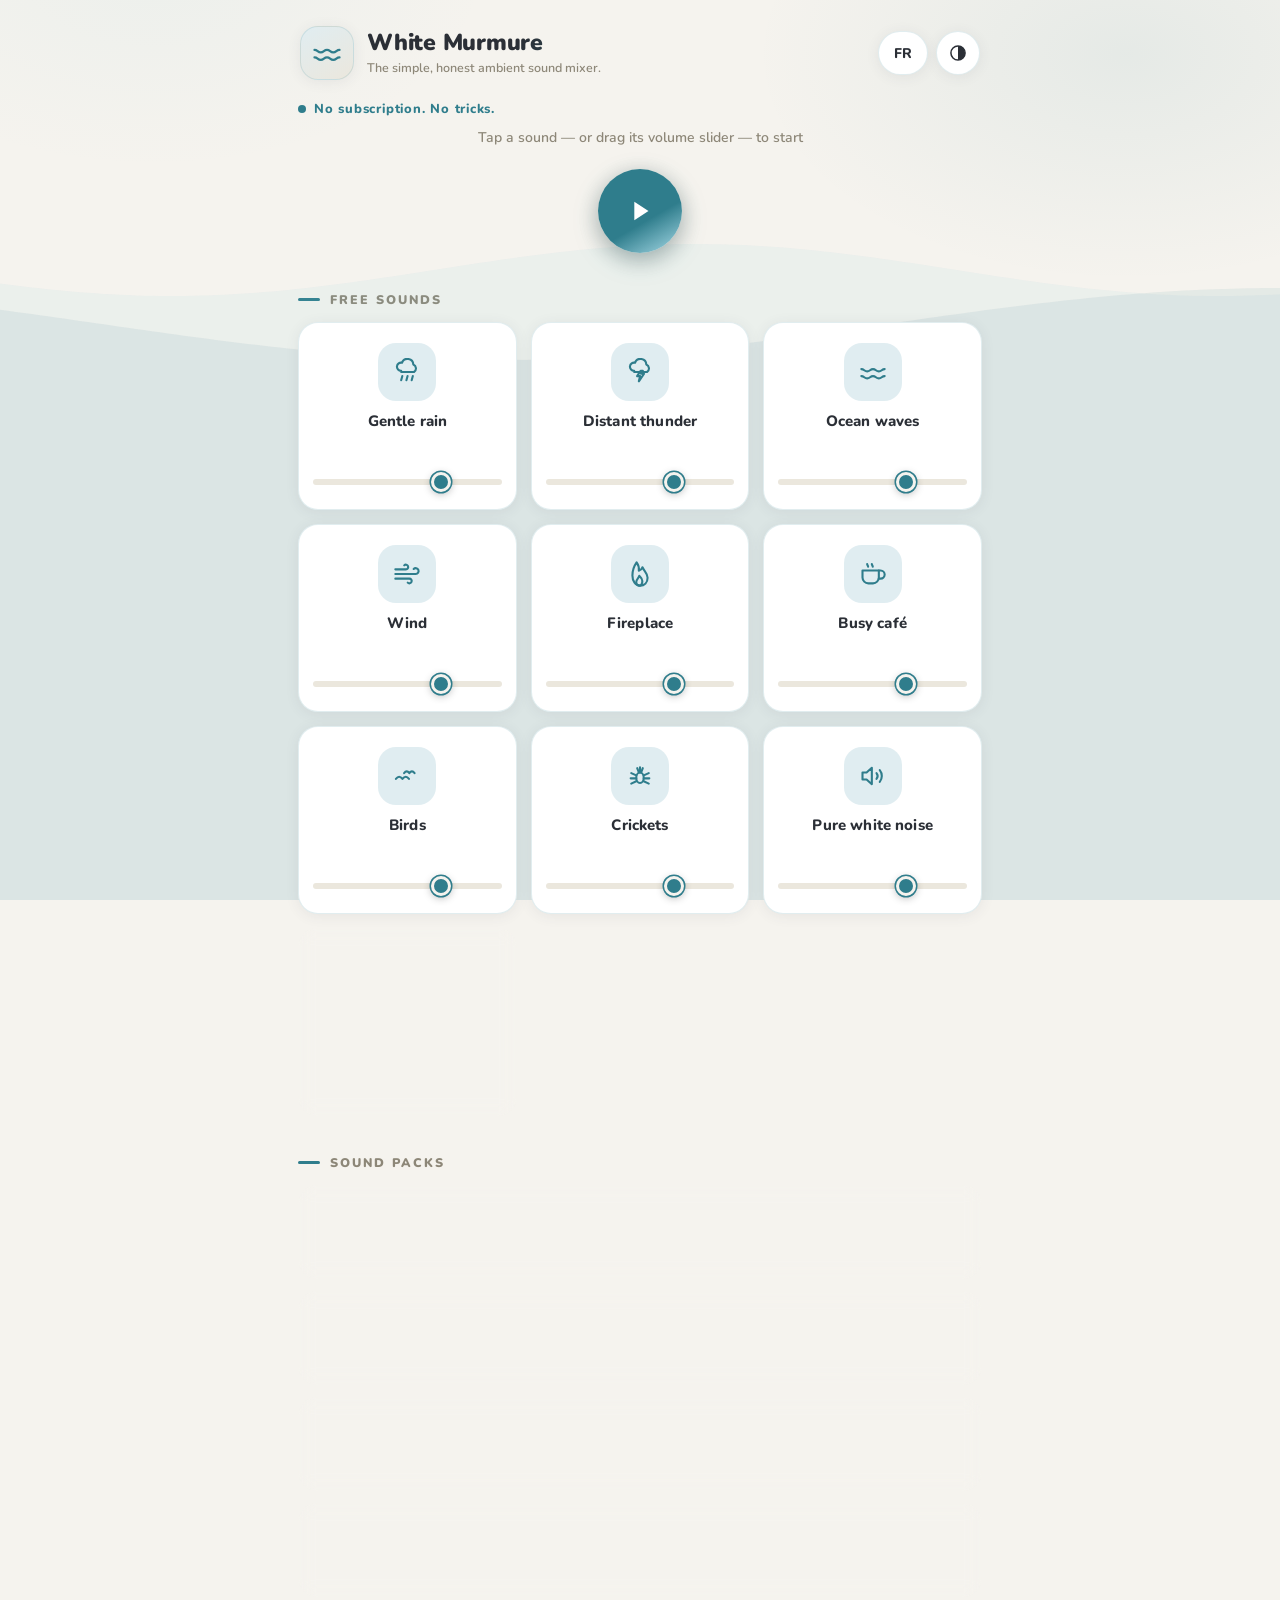
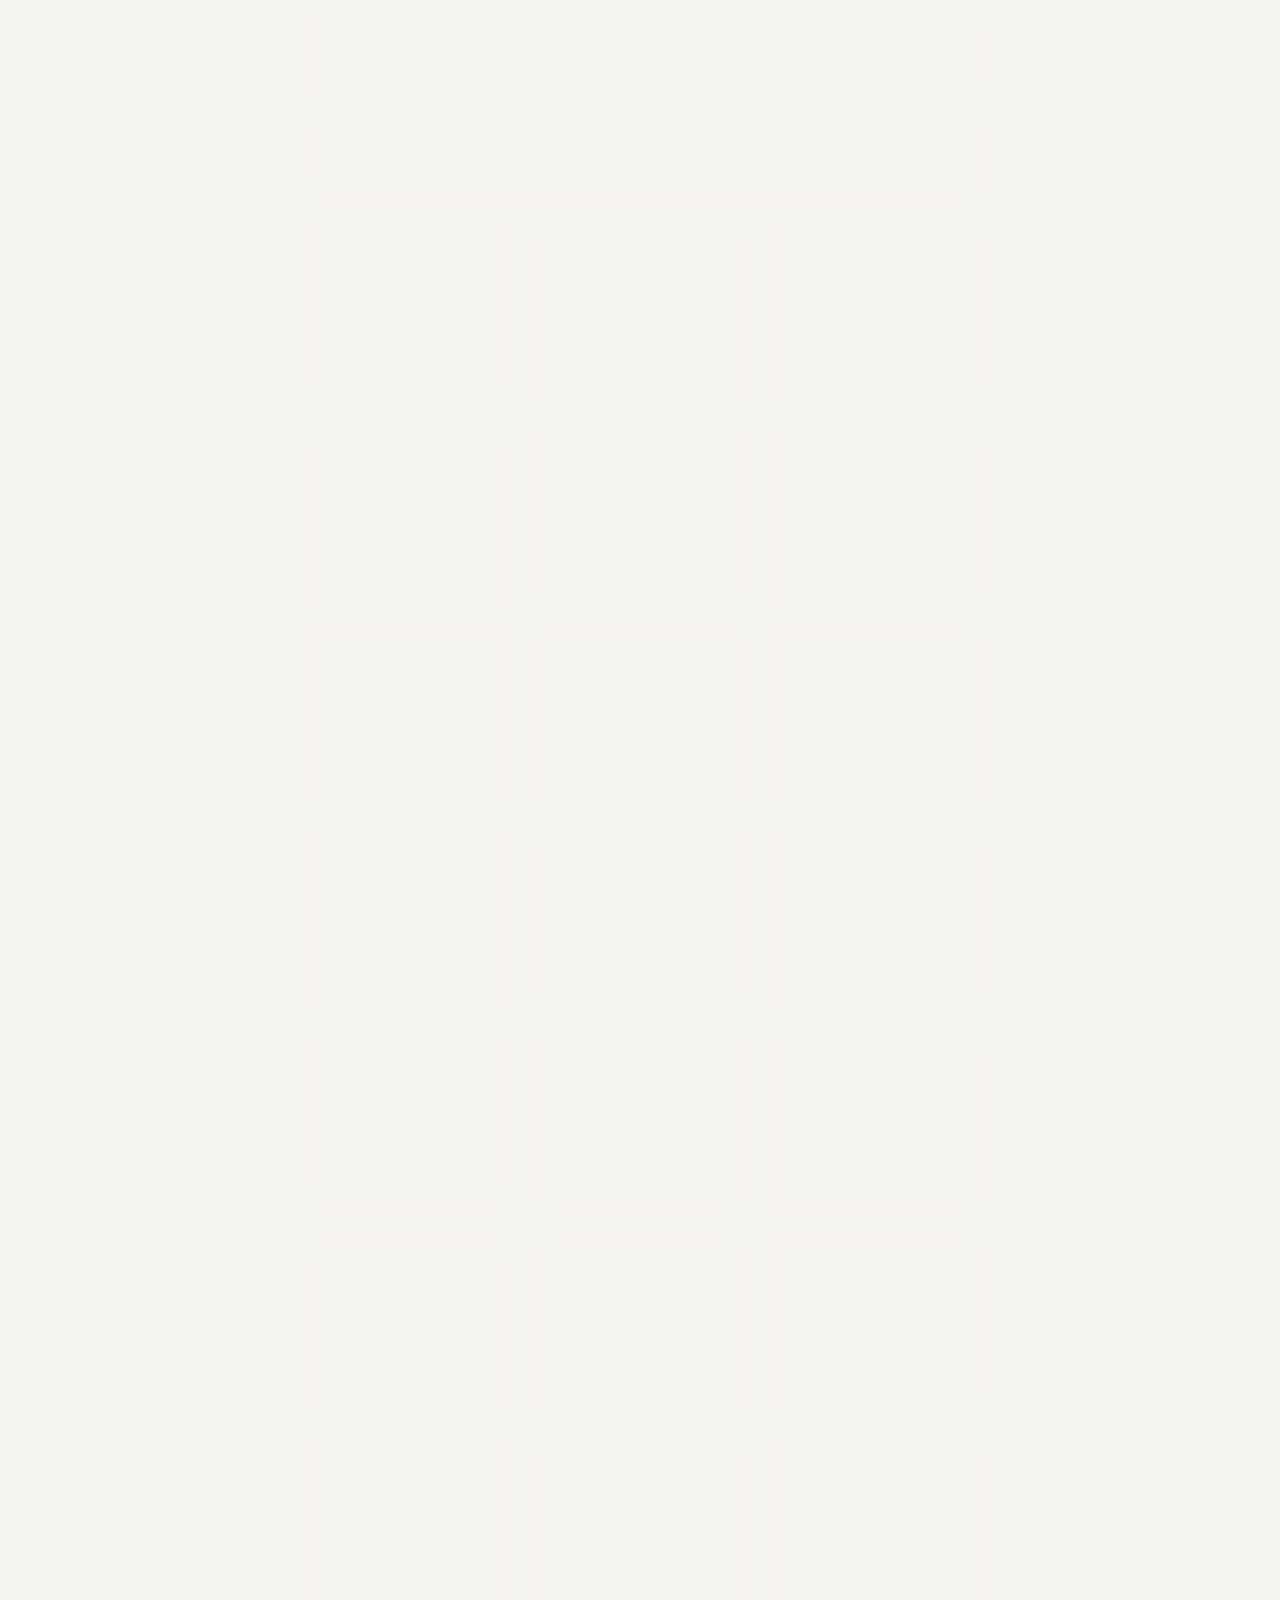
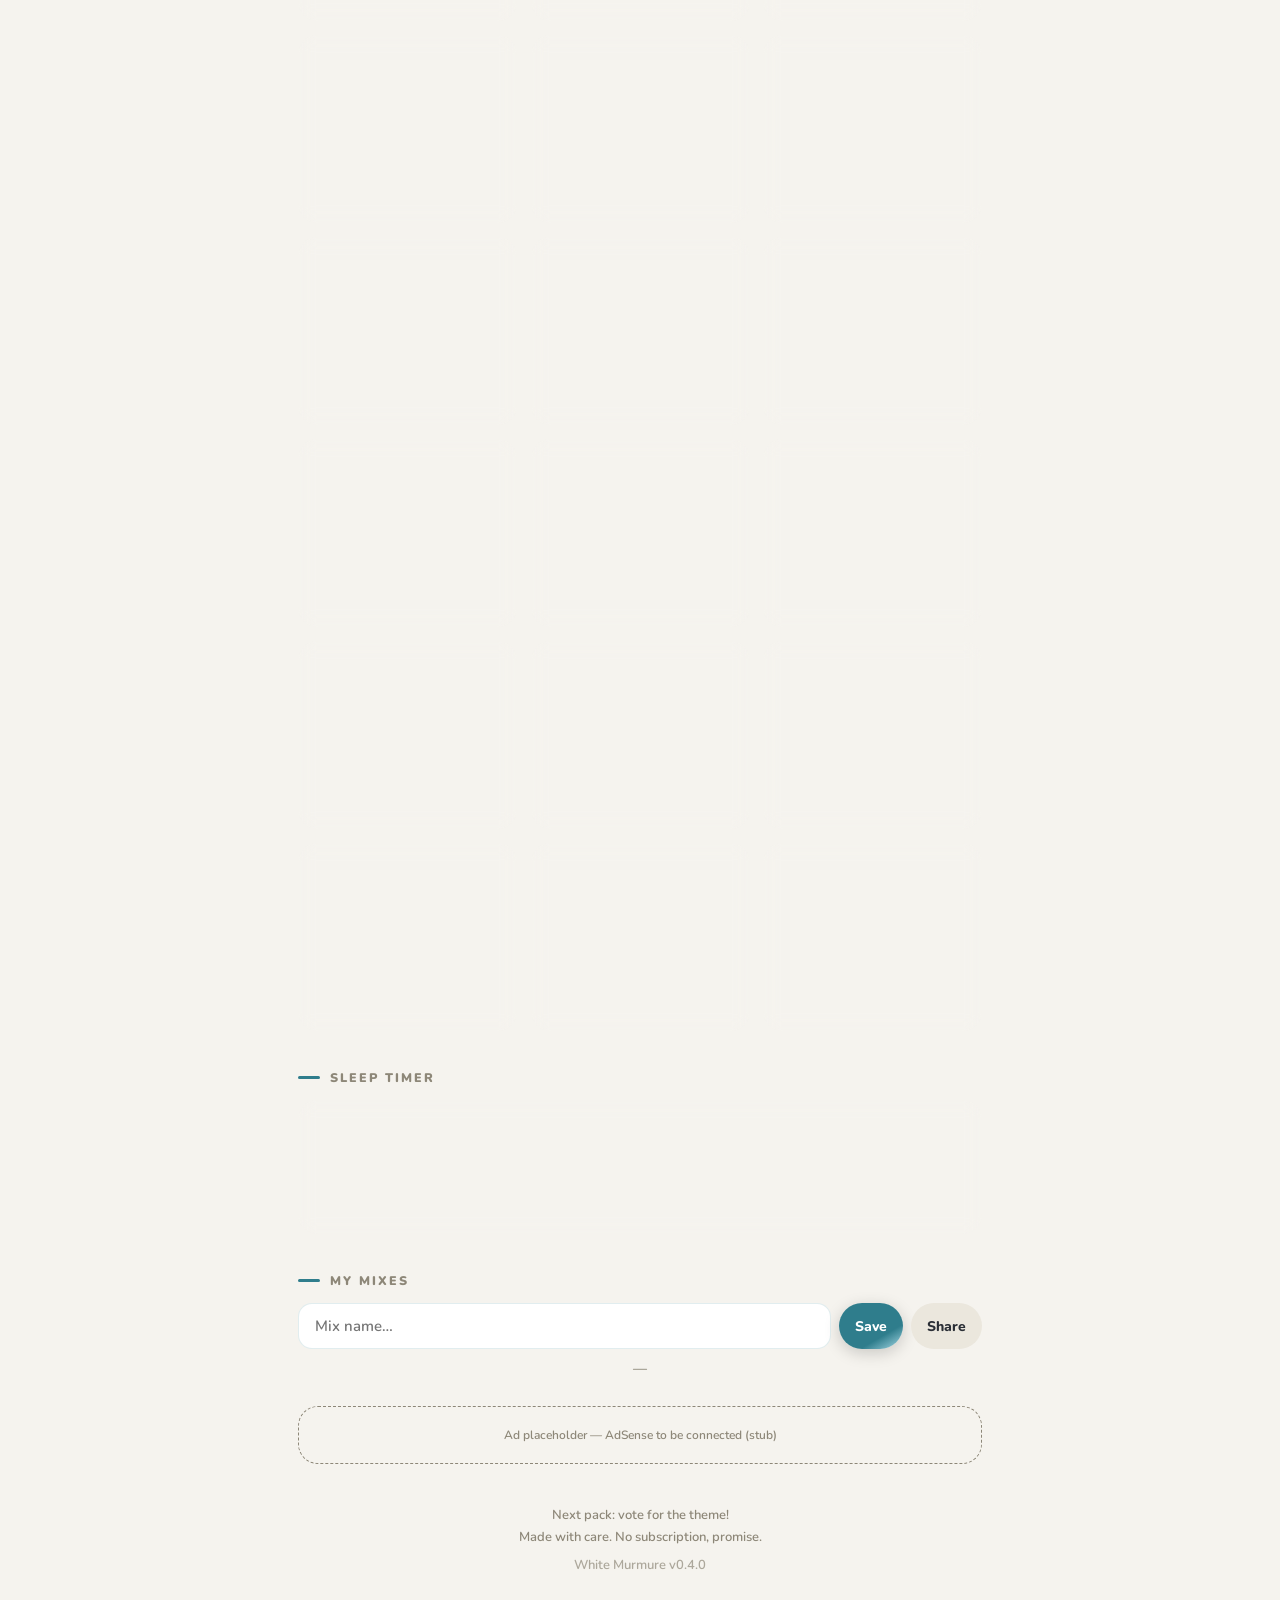
<file: whitemurmure/app/index.html>
<!doctype html>
<html lang="fr">
  <head>
    <meta charset="UTF-8" />
    <meta name="viewport" content="width=device-width, initial-scale=1.0, viewport-fit=cover" />
    <title>White Murmure — Mixeur de sons d'ambiance</title>
    <meta name="description" content="White Murmure : mixez des sons d'ambiance pour dormir, vous concentrer et vous détendre. Gratuit, sans abonnement." />
    <meta name="theme-color" content="#f5f3ee" />
    <link rel="manifest" href="/whitemurmure/app/manifest.webmanifest" />
    <link rel="icon" type="image/png" sizes="192x192" href="/whitemurmure/app/icons/icon-192.png" />
    <link rel="apple-touch-icon" href="/whitemurmure/app/icons/icon-180.png" />
    <link rel="preconnect" href="https://fonts.googleapis.com" />
    <link rel="preconnect" href="https://fonts.gstatic.com" crossorigin />
    <link href="https://fonts.googleapis.com/css2?family=Nunito:wght@400;600;700;800&display=swap" rel="stylesheet" />
    <script type="module" crossorigin src="/whitemurmure/app/assets/index-D0899N_s.js"></script>
    <link rel="stylesheet" crossorigin href="/whitemurmure/app/assets/index-CQ0dF4Jm.css">
  </head>
  <body>
    <div id="app"></div>
  </body>
</html>
</file>
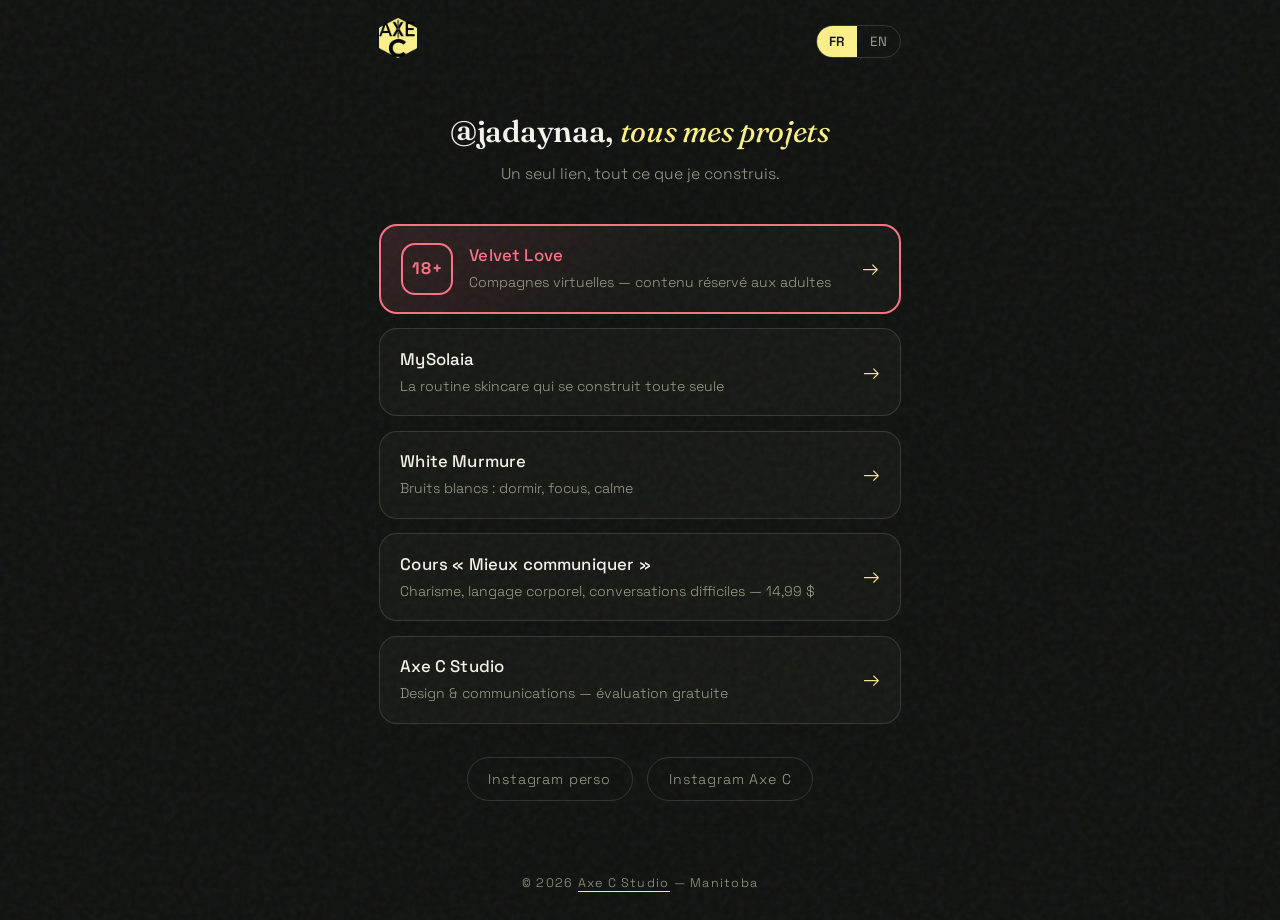
<file: liens.html>
<!DOCTYPE html>
<html lang="fr">
<head>
<meta charset="UTF-8">
<meta name="viewport" content="width=device-width, initial-scale=1.0">
<title>Tous mes liens — Jadayna</title>
<meta name="description" content="Tous les projets de Jadayna au même endroit : MySolaia, White Murmure, Velvet Love (18+), cours, Axe C Studio.">
<link rel="icon" href="logo.png" type="image/png">
<link rel="preconnect" href="https://fonts.googleapis.com">
<link rel="preconnect" href="https://fonts.gstatic.com" crossorigin>
<link href="https://fonts.googleapis.com/css2?family=Fraunces:ital,opsz,wght@0,9..144,300..900;1,9..144,300..900&family=Space+Grotesk:wght@300..700&display=swap" rel="stylesheet">
<style>
:root{
  --bg:#101210; --bg2:#161814; --ink:#f5f3ec; --muted:#9a9e8c;
  --lime:#faf089; --line:rgba(245,243,236,.14);
  --velvet:#fb7185;
  --font-d:"Fraunces",serif; --font-b:"Space Grotesk",sans-serif;
}
*{margin:0;padding:0;box-sizing:border-box}
body{background:var(--bg);color:var(--ink);font-family:var(--font-b);font-weight:300;
  line-height:1.6;-webkit-font-smoothing:antialiased;min-height:100svh;
  display:flex;flex-direction:column;align-items:center}
::selection{background:var(--lime);color:#101210}
a{color:inherit;text-decoration:none}
.grain{position:fixed;inset:-50%;width:200%;height:200%;pointer-events:none;z-index:2000;opacity:.05;
  background-image:url("data:image/svg+xml,%3Csvg viewBox='0 0 300 300' xmlns='http://www.w3.org/2000/svg'%3E%3Cfilter id='n'%3E%3CfeTurbulence type='fractalNoise' baseFrequency='0.9' numOctaves='2'/%3E%3C/filter%3E%3Crect width='100%25' height='100%25' filter='url(%23n)'/%3E%3C/svg%3E")}
.topbar{width:100%;max-width:560px;display:flex;justify-content:space-between;align-items:center;
  padding:1.1rem 1.2rem}
.topbar img{height:40px;width:auto}
.lang-toggle{display:flex;border:1px solid var(--line);border-radius:99px;overflow:hidden;font-size:.75rem;letter-spacing:.1em}
.lang-toggle button{background:none;border:none;color:var(--muted);padding:.45rem .8rem;cursor:pointer;font-family:var(--font-b);transition:all .25s}
.lang-toggle button.active{background:var(--lime);color:#101210;font-weight:600}
main{width:100%;max-width:560px;padding:.5rem 1.2rem 3rem;display:flex;flex-direction:column;gap:.9rem}
.profile{text-align:center;margin:1rem 0 1.4rem}
.profile h1{font-family:var(--font-d);font-weight:550;font-size:1.9rem;letter-spacing:-.01em}
.profile h1 em{font-style:italic;color:var(--lime);font-weight:400}
.profile p{color:var(--muted);margin-top:.4rem;font-size:.98rem}
.link-card{display:flex;align-items:center;gap:1rem;background:var(--bg2);border:1px solid var(--line);
  border-radius:18px;padding:1.05rem 1.25rem;transition:transform .25s,border-color .25s,box-shadow .25s}
.link-card:hover{transform:translateY(-2px);border-color:var(--lime);box-shadow:0 8px 28px rgba(250,240,137,.12)}
.link-card .txt{flex:1;min-width:0}
.link-card .txt b{display:block;font-weight:500;font-size:1.05rem;letter-spacing:.01em}
.link-card .txt span{color:var(--muted);font-size:.88rem}
.link-card .arrow{color:var(--lime);font-size:1.3rem;flex-shrink:0}
/* carte 18+ : impossible à manquer */
.link-card.adult{border:2px solid var(--velvet);background:linear-gradient(135deg,rgba(251,113,133,.14),var(--bg2) 55%)}
.link-card.adult:hover{border-color:var(--velvet);box-shadow:0 8px 30px rgba(251,113,133,.28)}
.badge18{display:inline-flex;align-items:center;justify-content:center;min-width:52px;height:52px;flex-shrink:0;
  border:2px solid var(--velvet);color:var(--velvet);border-radius:14px;font-weight:700;font-size:1.05rem;letter-spacing:.04em}
.link-card.adult .txt b{color:var(--velvet)}
.socials{display:flex;gap:.9rem;justify-content:center;margin-top:1.2rem}
.socials a{border:1px solid var(--line);border-radius:99px;padding:.6rem 1.3rem;font-size:.88rem;
  letter-spacing:.06em;color:var(--muted);transition:all .25s}
.socials a:hover{color:var(--ink);border-color:var(--lime)}
footer{margin-top:auto;padding:1.6rem;color:var(--muted);font-size:.78rem;letter-spacing:.1em;text-align:center}
footer a{border-bottom:1px solid var(--lime)}
.rv{opacity:0;transform:translateY(24px);transition:opacity .7s cubic-bezier(.2,.6,.2,1),transform .7s cubic-bezier(.2,.6,.2,1)}
.rv.in{opacity:1;transform:none}
@media(prefers-reduced-motion:reduce){.rv{opacity:1;transform:none}}
</style>
</head>
<body>
<div class="grain" aria-hidden="true"></div>

<div class="topbar">
  <a href="https://axecstudio.com/" aria-label="Axe C — accueil"><img src="logo.png" alt="Axe C"></a>
  <div class="lang-toggle" role="group" aria-label="Langue / Language">
    <button id="btn-fr" class="active">FR</button>
    <button id="btn-en">EN</button>
  </div>
</div>

<main>
  <div class="profile rv">
    <h1 data-fr="@jadaynaa, <em>tous mes projets</em>" data-en="@jadaynaa, <em>all my projects</em>">@jadaynaa, <em>tous mes projets</em></h1>
    <p data-fr="Un seul lien, tout ce que je construis." data-en="One link, everything I'm building.">Un seul lien, tout ce que je construis.</p>
  </div>

  <!-- ===== PROJET DU MOMENT : change le href + les textes pour mettre en avant le projet prioritaire ===== -->

  <a class="link-card adult rv" href="https://velvetlove.vercel.app" target="_blank" rel="noopener">
    <span class="badge18">18+</span>
    <span class="txt">
      <b>Velvet Love</b>
      <span data-fr="Compagnes virtuelles — contenu réservé aux adultes" data-en="Virtual companions — adults-only content">Compagnes virtuelles — contenu réservé aux adultes</span>
    </span>
    <span class="arrow">→</span>
  </a>

  <a class="link-card rv" href="https://www.mysolaia.ca" target="_blank" rel="noopener">
    <span class="txt">
      <b>MySolaia</b>
      <span data-fr="La routine skincare qui se construit toute seule" data-en="The skincare routine that builds itself">La routine skincare qui se construit toute seule</span>
    </span>
    <span class="arrow">→</span>
  </a>

  <a class="link-card rv" href="https://murmure-sooty.vercel.app/" target="_blank" rel="noopener">
    <span class="txt">
      <b>White Murmure</b>
      <span data-fr="Bruits blancs : dormir, focus, calme" data-en="White noise: sleep, focus, calm">Bruits blancs : dormir, focus, calme</span>
    </span>
    <span class="arrow">→</span>
  </a>

  <a class="link-card rv" href="https://cours-communication.vercel.app" target="_blank" rel="noopener">
    <span class="txt">
      <b data-fr="Cours « Mieux communiquer »" data-en="“Communicate Better” course">Cours « Mieux communiquer »</b>
      <span data-fr="Charisme, langage corporel, conversations difficiles — 14,99 $" data-en="Charisma, body language, difficult conversations — $14.99">Charisme, langage corporel, conversations difficiles — 14,99 $</span>
    </span>
    <span class="arrow">→</span>
  </a>

  <a class="link-card rv" href="https://axecstudio.com/#contact" rel="noopener">
    <span class="txt">
      <b>Axe C Studio</b>
      <span data-fr="Design & communications — évaluation gratuite" data-en="Design & communications — free evaluation">Design & communications — évaluation gratuite</span>
    </span>
    <span class="arrow">→</span>
  </a>

  <div class="socials rv">
    <a href="https://instagram.com/jadaynaa" target="_blank" rel="noopener">Instagram perso</a>
    <a href="https://instagram.com/axecstudio" target="_blank" rel="noopener">Instagram Axe C</a>
  </div>
</main>

<footer>
  <span>© 2026 <a href="https://axecstudio.com/">Axe C Studio</a> — Manitoba</span>
</footer>

<script>
(function(){
  "use strict";
  var lang = localStorage.getItem("axec-lang") || "fr";
  function setLang(l){
    lang = l;
    localStorage.setItem("axec-lang", l);
    document.documentElement.lang = l;
    document.getElementById("btn-fr").classList.toggle("active", l==="fr");
    document.getElementById("btn-en").classList.toggle("active", l==="en");
    document.querySelectorAll("[data-fr]").forEach(function(el){
      el.innerHTML = el.getAttribute("data-"+l);
    });
    document.title = l==="fr" ? "Tous mes liens — Jadayna" : "All my links — Jadayna";
  }
  document.getElementById("btn-fr").addEventListener("click", function(){ setLang("fr"); });
  document.getElementById("btn-en").addEventListener("click", function(){ setLang("en"); });
  var io = new IntersectionObserver(function(entries){
    entries.forEach(function(e){ if(e.isIntersecting){ e.target.classList.add("in"); io.unobserve(e.target); } });
  }, {threshold:.1});
  document.querySelectorAll(".rv").forEach(function(el){ io.observe(el); });
  setLang(lang);
})();
</script>
</body>
</html>
</file>
<file: whitemurmure/app/assets/index-CQ0dF4Jm.css>
:root{--bg: #f5f3ee;--surface: #ffffff;--surface2: #ebe7dd;--text: #2b2f36;--muted: #8d8778;--accent: #2f7d8c;--accent-soft: #e0edf1;--accent-ink: #ffffff;--danger: #b3372f;--radius: 20px;--shadow: 0 2px 14px rgba(60, 70, 90, .08);--ring: 0 0 0 2px var(--accent);--card-border: rgba(47, 125, 140, .14);--glow: 0 8px 28px rgba(47, 125, 140, .18)}[data-theme=dark]{--bg: #10151c;--surface: rgba(26, 33, 43, .78);--surface2: #242e3d;--text: #edeae3;--muted: #99a1b0;--accent: #7cc3d3;--accent-soft: #1c3038;--accent-ink: #0e1418;--shadow: 0 10px 34px rgba(0, 0, 0, .42);--ring: 0 0 0 2px var(--accent);--card-border: rgba(124, 195, 211, .14);--glow: 0 10px 34px rgba(124, 195, 211, .16)}@media(prefers-color-scheme:dark){:root:not([data-theme=light]){--bg: #10151c;--surface: rgba(26, 33, 43, .78);--surface2: #242e3d;--text: #edeae3;--muted: #99a1b0;--accent: #7cc3d3;--accent-soft: #1c3038;--accent-ink: #0e1418;--shadow: 0 10px 34px rgba(0, 0, 0, .42);--ring: 0 0 0 2px var(--accent);--card-border: rgba(124, 195, 211, .14);--glow: 0 10px 34px rgba(124, 195, 211, .16)}}*{box-sizing:border-box}html{-webkit-text-size-adjust:100%}body{margin:0;color:var(--text);font-family:Nunito,system-ui,-apple-system,Segoe UI,Roboto,sans-serif;-webkit-tap-highlight-color:transparent;background:radial-gradient(560px 340px at 12% -4%,rgba(124,195,211,.07),transparent 60%),radial-gradient(620px 380px at 88% 6%,rgba(47,125,140,.08),transparent 60%),var(--bg);background-attachment:fixed;min-height:100svh}[data-theme=light] body{background:radial-gradient(560px 340px at 12% -4%,rgba(47,125,140,.08),transparent 60%),var(--bg);background-attachment:fixed}#app{max-width:720px;margin:0 auto;padding:20px 18px 120px;position:relative;z-index:1}#ambient{position:fixed;inset:0;width:100%;height:100%;z-index:0;pointer-events:none;opacity:.8}header.top{display:flex;align-items:center;justify-content:space-between;gap:10px;padding:6px 2px 0}.brand{display:flex;align-items:center;gap:13px}.brand .logo{width:54px;height:54px;border-radius:18px;flex:none;background:linear-gradient(150deg,var(--accent-soft),var(--surface2));border:1px solid var(--card-border);color:var(--accent);display:flex;align-items:center;justify-content:center;box-shadow:var(--shadow)}.brand .logo svg{width:30px;height:30px}.brand h1{font-size:23px;margin:0;font-weight:900;letter-spacing:-.01em;line-height:1.1;background:linear-gradient(120deg,var(--text) 30%,var(--accent) 70%,var(--text));background-size:220% auto;-webkit-background-clip:text;background-clip:text;color:transparent}.brand p{margin:4px 0 0;color:var(--muted);font-size:12.5px;font-weight:600}.controls{display:flex;gap:8px;align-items:center}.iconbtn{width:44px;height:44px;border-radius:50%;border:1px solid var(--card-border);background:var(--surface);color:var(--text);display:inline-flex;align-items:center;justify-content:center;cursor:pointer;box-shadow:var(--shadow);padding:0;font-family:inherit;transition:transform .15s,border-color .2s}.iconbtn:hover{transform:translateY(-1px);border-color:var(--accent)}.iconbtn svg{width:20px;height:20px}.pill{border:1px solid var(--card-border);background:var(--surface);color:var(--text);border-radius:999px;padding:10px 15px;font-size:14px;font-weight:800;font-family:inherit;cursor:pointer;box-shadow:var(--shadow);min-height:44px;transition:border-color .2s,transform .15s}.pill:hover{border-color:var(--accent)}.pill:active{transform:scale(.96)}.honest{display:inline-flex;align-items:center;gap:8px;color:var(--accent);font-weight:800;font-size:13px;letter-spacing:.06em;margin:20px 0 2px}.honest:before{content:"";width:8px;height:8px;border-radius:50%;background:var(--accent);animation:pulse 2.4s infinite}@keyframes pulse{0%,to{opacity:1;transform:scale(1)}50%{opacity:.45;transform:scale(.8)}}.hint{text-align:center;color:var(--muted);font-size:14px;margin:8px 0 0;font-weight:600}.master-wrap{display:flex;justify-content:center;margin:22px 0 4px}.masterbtn{width:84px;height:84px;border-radius:50%;border:none;background:linear-gradient(150deg,var(--accent),var(--accent) 60%,#a8dbe8);color:var(--accent-ink);display:inline-flex;align-items:center;justify-content:center;cursor:pointer;box-shadow:var(--glow),0 6px 22px #00000040;transition:transform .15s;position:relative;font-family:inherit}[data-theme=light] .masterbtn{background:linear-gradient(150deg,#2f7d8c,#3d93a3)}.masterbtn:active{transform:scale(.93)}.masterbtn svg{width:34px;height:34px}.masterbtn.is-playing:after{content:"";position:absolute;inset:-7px;border-radius:50%;border:2px solid var(--accent);opacity:.7;animation:ringpulse 2s ease-out infinite}@keyframes ringpulse{0%{transform:scale(.86);opacity:.8}to{transform:scale(1.12);opacity:0}}.nowplaying{text-align:center;color:var(--muted);font-size:13.5px;font-weight:700;margin:10px 0 0;display:flex;align-items:center;justify-content:center;gap:8px;min-height:20px}.nowplaying .np-dot{width:7px;height:7px;border-radius:50%;background:var(--accent);animation:pulse 1.6s infinite;flex:none}h2{font-size:12.5px;text-transform:uppercase;letter-spacing:2px;color:var(--muted);margin:38px 0 14px;font-weight:900;display:flex;align-items:center;gap:10px}h2:before{content:"";width:22px;height:3px;border-radius:2px;background:var(--accent);flex:none}.grid{display:grid;grid-template-columns:repeat(2,1fr);gap:14px}@media(min-width:560px){.grid{grid-template-columns:repeat(3,1fr)}}.tile{background:var(--surface);border:1px solid var(--card-border);border-radius:var(--radius);padding:20px 14px 14px;box-shadow:var(--shadow);cursor:pointer;user-select:none;transition:border-color .2s,box-shadow .2s,transform .15s;min-height:188px;display:flex;flex-direction:column;justify-content:space-between;align-items:stretch;text-align:center;backdrop-filter:blur(8px);-webkit-backdrop-filter:blur(8px)}.tile:hover{transform:translateY(-3px)}.tile:active{transform:scale(.98)}.tile-top{display:flex;flex-direction:column;align-items:center}.medal{width:58px;height:58px;border-radius:18px;background:var(--accent-soft);color:var(--accent);display:inline-flex;align-items:center;justify-content:center;margin-bottom:10px;position:relative;flex:none;transition:background .2s,color .2s,transform .2s,box-shadow .2s}.medal svg{width:28px;height:28px}.medal.sm{width:48px;height:48px;margin-bottom:0;border-radius:15px}.medal.sm svg{width:24px;height:24px}.lockbadge{position:absolute;right:-6px;bottom:-6px;width:24px;height:24px;border-radius:50%;background:var(--accent);color:var(--accent-ink);display:inline-flex;align-items:center;justify-content:center;border:2px solid var(--bg)}.lockbadge svg{width:12px;height:12px}.tile .name{font-weight:800;font-size:15px;letter-spacing:.01em}.tile .lockrow{font-size:12px;color:var(--muted);margin-top:4px;font-weight:700}.tile.active{border-color:var(--accent);box-shadow:var(--shadow),0 0 0 1.5px var(--accent),var(--glow)}.tile.active .medal{background:var(--accent);color:var(--accent-ink);box-shadow:var(--glow)}.tile.locked .medal{background:var(--surface2);color:var(--muted)}.tile.unavailable{opacity:.45}.tile input[type=range]{-webkit-appearance:none;appearance:none;width:100%;height:26px;background:transparent;cursor:pointer;margin:10px 0 0}.tile input[type=range]::-webkit-slider-runnable-track{height:6px;border-radius:99px;background:var(--surface2)}.tile input[type=range]::-webkit-slider-thumb{-webkit-appearance:none;appearance:none;width:20px;height:20px;border-radius:50%;background:var(--accent);margin-top:-7px;border:3px solid var(--bg);box-shadow:0 0 0 1.5px var(--accent),0 2px 8px #0000004d}.tile input[type=range]::-moz-range-track{height:6px;border-radius:99px;background:var(--surface2)}.tile input[type=range]::-moz-range-thumb{width:14px;height:14px;border-radius:50%;background:var(--accent);border:3px solid var(--bg);box-shadow:0 0 0 1.5px var(--accent)}.tile input[type=range]:disabled{opacity:.3}.pack-card{background:var(--surface);border:1px solid var(--card-border);border-radius:var(--radius);padding:14px 16px 14px 14px;box-shadow:var(--shadow);margin-bottom:12px;display:flex;align-items:center;justify-content:space-between;gap:12px;backdrop-filter:blur(8px);-webkit-backdrop-filter:blur(8px);transition:transform .15s,border-color .2s}.pack-card:hover{transform:translateY(-2px);border-color:var(--accent)}.pack-card .pinfo{display:flex;gap:14px;align-items:center;min-width:0}.pack-art{width:64px;height:64px;border-radius:16px;overflow:hidden;flex:none;border:1px solid var(--card-border)}.pack-art svg{width:100%;height:100%;display:block}.pack-card .pname{font-weight:900;font-size:16px;display:flex;align-items:center;gap:8px}.pack-card .pdesc{color:var(--muted);font-size:13px;margin-top:3px;font-weight:600}.checkbadge{display:inline-flex;width:22px;height:22px;border-radius:50%;background:var(--accent);color:var(--accent-ink);align-items:center;justify-content:center;flex:none}.checkbadge svg{width:13px;height:13px}.btn{background:linear-gradient(150deg,var(--accent),var(--accent) 70%,#a8dbe8);color:var(--accent-ink);border:none;border-radius:999px;padding:13px 22px;font-size:15px;font-weight:800;font-family:inherit;cursor:pointer;white-space:nowrap;transition:transform .15s,box-shadow .2s;box-shadow:0 4px 16px #0000002e}[data-theme=light] .btn{background:linear-gradient(150deg,#2f7d8c,#3d93a3)}.btn:hover{transform:translateY(-1px)}.btn:active{transform:scale(.97)}.btn.ghost{background:var(--surface2);color:var(--text);box-shadow:none}.btn.small{padding:10px 16px;font-size:14px}.timer{background:var(--surface);border:1px solid var(--card-border);border-radius:var(--radius);padding:18px;box-shadow:var(--shadow);backdrop-filter:blur(8px);-webkit-backdrop-filter:blur(8px)}.timer .row{display:flex;gap:8px;flex-wrap:wrap;align-items:center;margin-bottom:10px}.timer .row:last-child{margin-bottom:0}.timer .tcount{display:inline-flex;align-items:center;gap:8px;color:var(--muted);font-weight:700}.timer .tcount svg{width:20px;height:20px}.timer .count{font-variant-numeric:tabular-nums;font-weight:900;font-size:20px;color:var(--text)}.timer input[type=number]{width:76px;padding:10px;border-radius:12px;border:1px solid var(--card-border);background:var(--bg);color:var(--text);font-family:inherit;font-size:15px;font-weight:700}.mixrow{display:flex;gap:8px;margin-bottom:10px;flex-wrap:wrap}.mixrow input{flex:1;min-width:140px;padding:12px 16px;border-radius:14px;border:1px solid var(--card-border);background:var(--surface);color:var(--text);font-family:inherit;font-size:15px;font-weight:600}.mixrow input:focus{outline:none;border-color:var(--accent);box-shadow:var(--ring)}.mixitem{display:flex;align-items:center;justify-content:space-between;background:var(--surface);border:1px solid var(--card-border);border-radius:14px;padding:12px 8px 12px 16px;margin-bottom:8px;box-shadow:var(--shadow)}.mixitem .mname{font-weight:800}.mixitem .mactions{display:flex;gap:4px}.linkbtn{background:none;border:none;color:var(--accent);font-weight:800;cursor:pointer;font-size:14px;padding:8px 10px;font-family:inherit;border-radius:10px;transition:background .15s}.linkbtn:hover{background:var(--accent-soft)}.linkbtn.danger{color:var(--danger)}.overlay{position:fixed;inset:0;background:#080c129e;display:flex;align-items:flex-end;justify-content:center;z-index:50;backdrop-filter:blur(6px);-webkit-backdrop-filter:blur(6px);animation:fadein .25s ease}@keyframes fadein{0%{opacity:0}}@media(min-width:560px){.overlay{align-items:center;padding:20px}}.sheet{background:var(--bg);border:1px solid var(--card-border);border-radius:26px 26px 0 0;padding:26px 20px 22px;width:100%;max-width:560px;max-height:88vh;overflow:auto;position:relative;animation:sheetup .32s cubic-bezier(.2,.9,.3,1.1)}@keyframes sheetup{0%{transform:translateY(40px);opacity:0}}@media(min-width:560px){.sheet{border-radius:26px}}.sheet h2{margin:4px 40px 6px 0;font-size:22px;text-transform:none;letter-spacing:0;color:var(--text)}.sheet h2:before{display:none}.sheet-close{position:absolute;top:16px;right:16px}.offer{background:var(--surface);border:1px solid var(--card-border);border-radius:20px;padding:0;margin-bottom:14px;box-shadow:var(--shadow);overflow:hidden;position:relative}.offer.hero{border:1.5px solid var(--accent);box-shadow:var(--glow)}.offer-art{height:86px;position:relative;overflow:hidden}.offer-art svg{width:100%;height:100%;display:block}.offer-body{padding:16px 18px 18px}.offer .otitle{font-weight:900;font-size:17px;display:flex;justify-content:space-between;align-items:center;gap:8px}.offer .otitle-l{display:inline-flex;align-items:center;gap:12px}.offer .odesc{color:var(--muted);font-size:14px;margin:8px 0 14px;font-weight:600;line-height:1.55}.offer .btn{width:100%}.tag{background:var(--accent);color:var(--accent-ink);font-size:11.5px;font-weight:900;letter-spacing:.06em;text-transform:uppercase;border-radius:999px;padding:6px 13px;white-space:nowrap}.ad-slot{margin:28px 0;padding:20px;text-align:center;font-size:12px;color:var(--muted);border:1px dashed var(--muted);border-radius:var(--radius);font-weight:600}footer{margin-top:40px;color:var(--muted);font-size:13px;text-align:center;line-height:1.7;font-weight:600}.toast{position:fixed;left:50%;bottom:24px;transform:translate(-50%);background:var(--text);color:var(--bg);padding:13px 22px;border-radius:999px;font-size:14px;font-weight:700;z-index:99;box-shadow:var(--shadow);max-width:90vw;text-align:center;animation:sheetup .25s ease}@media(prefers-reduced-motion:reduce){*,*:before,*:after{animation-duration:1ms!important;transition-duration:1ms!important}#ambient{display:none}}
</file>
